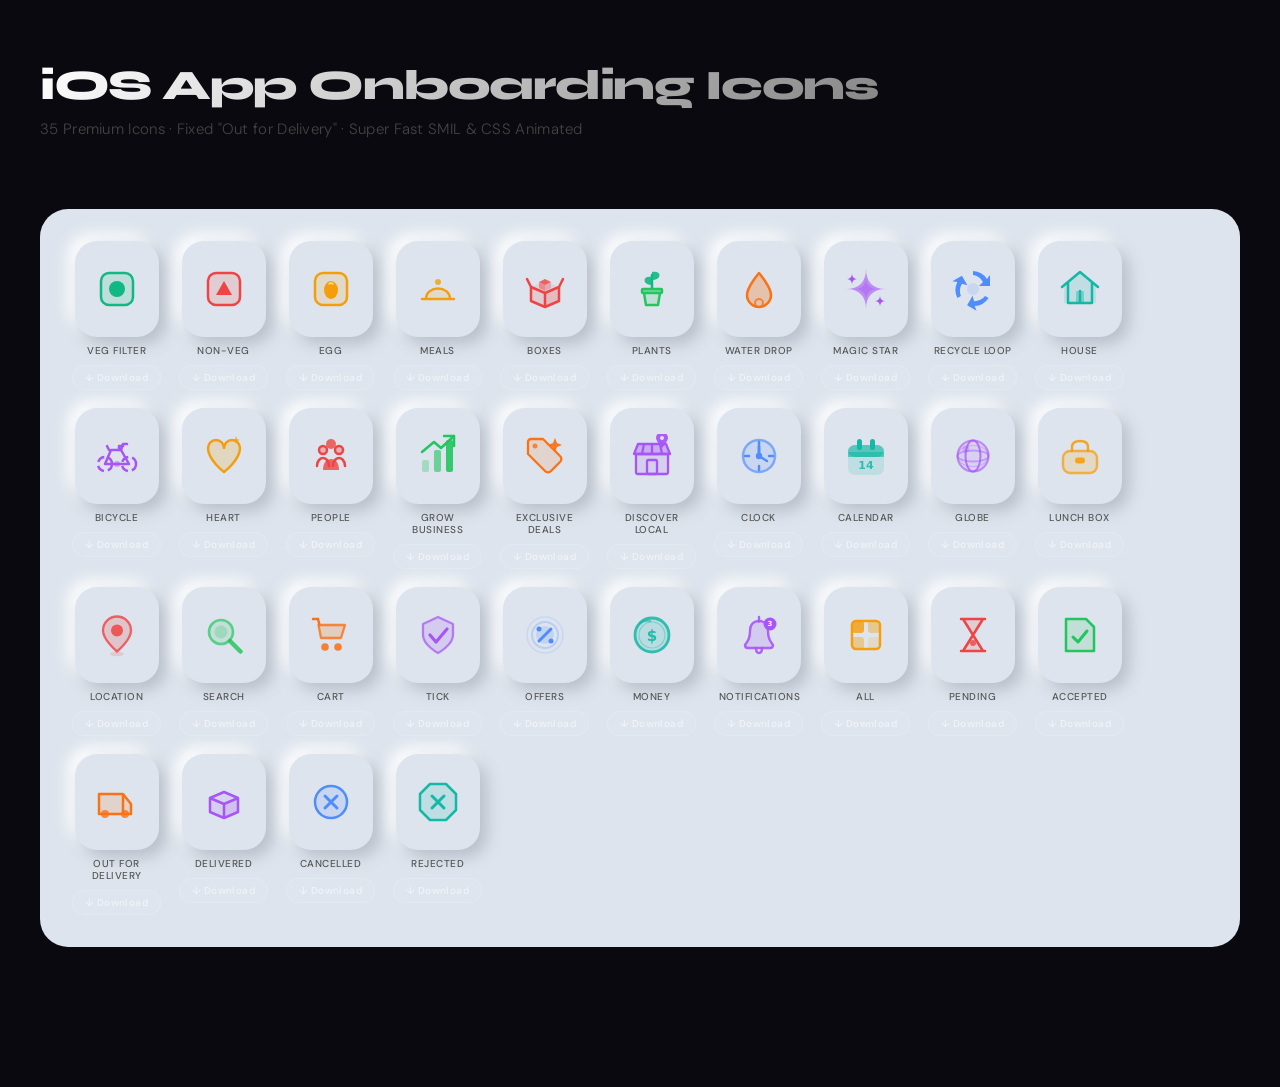
<file: index.html>
<!DOCTYPE html>
<html lang="en">
<head>
<meta charset="UTF-8">
<title>Premium iOS Onboarding Icons</title>
<link href="https://fonts.googleapis.com/css2?family=Syne:wght@400;700;800&family=DM+Sans:wght@300;400;500;600&display=swap" rel="stylesheet">
<style>
*, *::before, *::after { box-sizing: border-box; margin: 0; padding: 0; }
body { font-family: 'DM Sans', sans-serif; background: #09090f; color: #fff; padding: 60px 40px; min-height: 100vh; }
.page-title { font-family: 'Syne', sans-serif; font-size: 42px; font-weight: 800; letter-spacing: -1.5px; margin-bottom: 8px; background: linear-gradient(135deg,#fff 0%,#555 100%); -webkit-background-clip: text; -webkit-text-fill-color: transparent; }
.page-sub { color: #444; font-size: 15px; margin-bottom: 70px; font-weight: 300; letter-spacing: 0.3px; }
.section { margin-bottom: 80px; }
.section-label { font-family: 'Syne', sans-serif; font-size: 10px; font-weight: 700; letter-spacing: 5px; text-transform: uppercase; color: #333; margin-bottom: 6px; }
.section-title { font-family: 'Syne', sans-serif; font-size: 24px; font-weight: 800; margin-bottom: 24px; color: #fff; }
.icon-row { display: flex; flex-wrap: wrap; gap: 18px; align-items: flex-start; }
.icon-wrap { display: flex; flex-direction: column; align-items: center; gap: 8px; }
.icon-wrap span { font-size: 10px; font-weight: 500; letter-spacing: 0.5px; color: #555; text-transform: uppercase; text-align: center; max-width: 80px; line-height: 1.2; }
.ico { width: 44px; height: 44px; display: block; }

/* Tooltip & Download Button Styles */
.dl-wrap { position: relative; display: flex; justify-content: center; }
.dl-btn { padding: 5px 12px; border-radius: 20px; border: 1px solid rgba(255,255,255,0.14); background: rgba(255,255,255,0.06); color: rgba(255,255,255,0.5); font-size: 10px; font-weight: 600; letter-spacing: 0.4px; cursor: pointer; transition: all 0.2s ease; font-family: 'DM Sans', sans-serif; }
.dl-btn:hover, .dl-btn.active { background: rgba(79,141,253,0.22); border-color: rgba(79,141,253,0.5); color: #8bbfff; transform: translateY(-1px); }
.dl-btn.done { background: rgba(34,197,94,0.18); border-color: rgba(34,197,94,0.45); color: #4ade80; }
.dl-panel { position: fixed; background: #15151e; border: 1px solid rgba(255,255,255,0.12); border-radius: 12px; padding: 12px; display: flex; flex-direction: column; gap: 10px; opacity: 0; visibility: hidden; transform: translateY(6px); transition: opacity 0.25s cubic-bezier(0.34, 1.56, 0.64, 1), transform 0.25s cubic-bezier(0.34, 1.56, 0.64, 1), visibility 0.25s; box-shadow: 0 12px 30px rgba(0,0,0,0.6); z-index: 9999; min-width: 145px; }
.dl-panel.show { opacity: 1; visibility: visible; transform: translateY(0); }
.dl-row { display: flex; justify-content: space-between; align-items: center; gap: 12px; }
.dl-row label { font-size: 9px; color: #888; text-transform: uppercase; font-weight: 700; }
.dl-row select { background: rgba(255,255,255,0.06); color: #fff; border: 1px solid rgba(255,255,255,0.15); border-radius: 6px; padding: 4px; font-size: 10px; cursor: pointer; }
.dl-action { background: #4f8dfd; color: #fff; border: none; border-radius: 6px; padding: 7px; font-size: 11px; font-weight: 600; cursor: pointer; }
.dl-preview { display: flex; justify-content: center; align-items: center; background: rgba(255,255,255,0.04); border-radius: 10px; padding: 14px; margin-bottom: 2px; transition: background 0.2s ease; }
.preview-svg { width: 52px; height: 52px; stroke-width: 2; stroke-linecap: round; stroke-linejoin: round; fill: none; transition: color 0.2s ease; }
.dl-row.color-row { flex-direction: column; align-items: flex-start; gap: 6px; }
.color-swatches { display: flex; flex-wrap: wrap; gap: 5px; }
.color-swatch { width: 18px; height: 18px; border-radius: 50%; cursor: pointer; border: 2px solid transparent; transition: transform 0.15s ease, border-color 0.15s ease; flex-shrink: 0; }
.color-swatch[data-hex="#FFFFFF"] { border-color: rgba(255,255,255,0.3); }
.color-swatch:hover { transform: scale(1.2); }
.color-swatch.selected { border-color: #fff; transform: scale(1.15); box-shadow: 0 0 0 1px rgba(255,255,255,0.3); }

/* Style Backgrounds */
.glass-bg { padding: 32px; border-radius: 28px; background: linear-gradient(135deg,#0c0c18,#0a1020); position: relative; overflow: hidden; }
.glass-card { width:84px; height:96px; border-radius:22px; display:flex; align-items:center; justify-content:center; cursor:pointer; background:rgba(255,255,255,0.05); backdrop-filter:blur(20px); border:1px solid rgba(255,255,255,0.1); transition: 0.3s; }
.glass-card:hover { transform:translateY(-7px); background:rgba(255,255,255,0.1); border-color:rgba(255,255,255,0.3); }
.neo-bg { padding:32px; border-radius:28px; background:#dde4ed; }
.neo-card { width:84px; height:96px; border-radius:22px; display:flex; align-items:center; justify-content:center; cursor:pointer; background:#dde4ed; box-shadow:7px 7px 16px #b8bec8,-7px -7px 16px #ffffff; transition: 0.2s; }
.neo-card:hover { transform:scale(0.97); box-shadow:4px 4px 10px #b8bec8,-4px -4px 10px #ffffff; }
.holo-bg { padding:32px; border-radius:28px; background:#060610; }
.holo-card { width:84px; height:96px; border-radius:22px; display:flex; align-items:center; justify-content:center; cursor:pointer; position:relative; background:rgba(255,255,255,0.03); overflow:hidden; transition: 0.4s; }
.holo-card::before { content:''; position:absolute; inset:0; padding:1px; background:linear-gradient(135deg,#ff6ec4,#7873f5,#4adede,#ff6ec4); background-size:400%; animation: holoShift 1.5s linear infinite; -webkit-mask:linear-gradient(#fff 0 0) content-box,linear-gradient(#fff 0 0); -webkit-mask-composite:xor; }
@keyframes holoShift { 0%{background-position:0% 50%} 100%{background-position:100% 50%} }
.holo-card:hover { transform:translateY(-7px); box-shadow:0 15px 30px rgba(120,115,245,0.3); }
.aurora-bg { padding:32px; border-radius:28px; background:#06060e; }
.aurora-card { width:84px; height:96px; border-radius:24px; display:flex; align-items:center; justify-content:center; cursor:pointer; transition: 0.35s cubic-bezier(0.34,1.56,0.64,1); }
.aurora-card.blue { background:linear-gradient(145deg,#2563eb,#60a5fa); }
.aurora-card.teal { background:linear-gradient(145deg,#0d9488,#5eead4); }
.aurora-card.purple { background:linear-gradient(145deg,#7c3aed,#c084fc); }
.aurora-card.orange { background:linear-gradient(145deg,#d97706,#fbbf24); }
.aurora-card.green { background:linear-gradient(145deg,#16a34a,#4ade80); }
.aurora-card:hover { transform:translateY(-8px); filter: brightness(1.1); }
.clay-bg { padding:32px; border-radius:28px; background:#f0f4f8; }
.clay-card { width:84px; height:96px; border-radius:24px; display:flex; align-items:center; justify-content:center; cursor:pointer; transition: 0.3s; }
.clay-card.blue { background:#4F8DFD; box-shadow:0 8px 0 #2250cc, 0 12px 20px rgba(79,141,253,0.3); }
.clay-card.teal { background:#14B8A6; box-shadow:0 8px 0 #0a7a6e, 0 12px 20px rgba(20,184,166,0.3); }
.clay-card.purple { background:#A855F7; box-shadow:0 8px 0 #6b1aad, 0 12px 20px rgba(168,85,247,0.3); }
.clay-card.orange { background:#F59E0B; box-shadow:0 8px 0 #b36a00, 0 12px 20px rgba(245,158,11,0.3); }
.clay-card.green { background:#22C55E; box-shadow:0 8px 0 #0f6e34, 0 12px 20px rgba(34,197,94,0.3); }
.clay-card:hover { transform:translateY(-4px); }

/* Animation Keyframes */
@keyframes popDot { 0%, 100% { transform: scale(1); } 50% { transform: scale(1.3); } }
@keyframes boxSqueeze { 0%, 100% { transform: scale(1); } 50% { transform: scale(0.92); } }
@keyframes triJump { 0%, 100% { transform: translateY(0) scale(1); } 50% { transform: translateY(-4px) scale(1.1); } }
@keyframes eggWobble { 0%, 100% { transform: rotate(0) scale(1); } 25% { transform: rotate(10deg) scale(1.1); } 75% { transform: rotate(-10deg) scale(1.1); } }
@keyframes domeLift { 0%, 100% { transform: translateY(0); } 50% { transform: translateY(-4px); } }
@keyframes steamRise { 0%, 100% { transform: translateY(2px); opacity: 0; } 50% { transform: translateY(-2px); opacity: 0.8; } }
@keyframes boxBounce { 0%, 100% { transform: translateY(0); } 50% { transform: translateY(-3px); } }
@keyframes itemPop { 0%, 100% { transform: translateY(0); } 50% { transform: translateY(-6px); } }
@keyframes flapL { 0%, 100% { transform: rotate(0deg); } 50% { transform: rotate(-15deg); } }
@keyframes flapR { 0%, 100% { transform: rotate(0deg); } 50% { transform: rotate(15deg); } }
@keyframes plantSway { 0%, 100% { transform: rotate(0); } 30% { transform: rotate(3deg); } 70% { transform: rotate(-2deg); } }
@keyframes leafGrow { 0%, 100% { transform: scale(1); } 50% { transform: scale(1.1); } }
@keyframes magicBreathe { 0%, 100% { transform: scale(1); } 50% { transform: scale(1.15); } }
@keyframes sparkleTwinkle { 0%, 100% { transform: scale(0) rotate(-15deg); opacity: 0; } 50% { transform: scale(1) rotate(15deg); opacity: 1; } }
@keyframes recycleRotate { to { transform: rotate(360deg); } }
@keyframes arrowPulse { 0%, 100% { opacity: 0.9; transform: scale(1); } 50% { opacity: 0.3; transform: scale(0.95); } }
@keyframes dropFall { 0% {transform:translateY(-5px) scaleY(1.1); opacity:0} 30% {transform:translateY(0) scaleY(1); opacity:1} 50% {transform:scaleY(0.8) translateY(2px)} 70% {transform:scaleY(1.05) translateY(-1px)} 100% {transform:scaleY(1) translateY(0); opacity:1} }
@keyframes rippleOut { 0% {r:4; opacity:0.8} 100% {r:14; opacity:0} }
@keyframes roofBounce { 0%,100% {transform:translateY(0)} 50% {transform:translateY(-3px)} }
@keyframes doorGlow { 0%,100% {opacity:0.4} 50% {opacity:1} }
@keyframes spinWheel { to {transform:rotate(360deg)} }
@keyframes bikeBob { 0%,100% {transform:translateY(0)} 50% {transform:translateY(-2px)} }
@keyframes heartBeat { 0%,100% {transform:scale(1)} 15% {transform:scale(1.15)} 30% {transform:scale(1)} 45% {transform:scale(1.15)} 60% {transform:scale(1)} }
@keyframes sparkleFloat { 0%,100% {transform:translateY(0) scale(0.8); opacity:0.5} 50% {transform:translateY(-5px) scale(1.2); opacity:1} }
@keyframes popUp { 0%,100% {transform:translateY(0)} 50% {transform:translateY(-4px)} }
@keyframes barGrow { 0%, 100% { transform: scaleY(1); } 50% { transform: scaleY(1.4); } }
@keyframes swing { 0%, 100% { transform: rotate(0); } 50% { transform: rotate(15deg); } }
@keyframes bounce { 0%, 100% { transform: translateY(0); } 50% { transform: translateY(-5px); } }
@keyframes pinBounceOld { 0%{transform:translateY(0) scaleY(1)} 25%{transform:translateY(-10px) scaleY(1.05)} 50%{transform:translateY(0) scaleY(0.92)} 70%{transform:translateY(-5px)} 85%{transform:translateY(0) scaleY(0.96)} 100%{transform:translateY(0) scaleY(1)} }
@keyframes pinShadow { 0%,100% {transform:scale(1); opacity:0.3} 40% {transform:scale(0.6); opacity:0.1} 60% {transform:scale(1.1); opacity:0.4} }
@keyframes pinJump { 0%,100% {transform:translateY(0) scaleY(1)} 40% {transform:translateY(-8px) scaleY(1.05)} 60% {transform:translateY(2px) scaleY(0.9)} }
@keyframes clockSpin { to { transform:rotate(360deg); } }
@keyframes cartWobble { 0%{transform:translateX(0)} 20%{transform:translateX(4px)} 40%{transform:translateX(-3px)} 60%{transform:translateX(3px)} 80%{transform:translateX(-2px)} 100%{transform:translateX(0)} }
@keyframes wheelSpin { to { transform:rotate(360deg); } }
@keyframes tickDraw { from{stroke-dashoffset:42;opacity:0.3} to{stroke-dashoffset:0;opacity:1} }
@keyframes shieldPulse { 0%,100%{opacity:0.17} 50%{opacity:0.35} }
@keyframes globeSpin { to { transform:rotateY(360deg); } }
@keyframes calBodyShake { 0%{transform:rotate(0)} 15%{transform:rotate(-3deg)} 35%{transform:rotate(3deg)} 55%{transform:rotate(-2deg)} 75%{transform:rotate(1deg)} 100%{transform:rotate(0)} }
@keyframes calRingL { 0%{transform:rotate(0) translateY(0)} 20%{transform:rotate(-12deg) translateY(-4px)} 50%{transform:rotate(6deg) translateY(-2px)} 75%{transform:rotate(-4deg) translateY(-3px)} 100%{transform:rotate(0) translateY(0)} }
@keyframes calRingR { 0%{transform:rotate(0) translateY(0)} 20%{transform:rotate(12deg) translateY(-4px)} 50%{transform:rotate(-6deg) translateY(-2px)} 75%{transform:rotate(4deg) translateY(-3px)} 100%{transform:rotate(0) translateY(0)} }
@keyframes lidPop { 0%{transform:translateY(0)} 35%{transform:translateY(-8px)} 65%{transform:translateY(-6px)} 100%{transform:translateY(0)} }
@keyframes pctWiggle { 0%, 100% { transform: scale(1) rotate(0deg); opacity: 0.95; } 20% { transform: scale(1.15) rotate(8deg); opacity: 1; } 50% { transform: scale(0.92) rotate(-5deg); opacity: 0.8; } 80% { transform: scale(1.08) rotate(3deg); opacity: 1; } }
@keyframes coinBob { 0%,100% { transform: translateY(0) rotate(0deg); } 40% { transform: translateY(-5px) rotate(4deg); } 70% { transform: translateY(-3px) rotate(-2deg); } }
@keyframes searchShake { 0%{transform:rotate(0)} 15%{transform:rotate(-8deg)} 35%{transform:rotate(7deg)} 55%{transform:rotate(-5deg)} 75%{transform:rotate(3deg)} 100%{transform:rotate(0)} }
@keyframes bellShake { 0% { transform: rotate(0deg); } 8% { transform: rotate(-14deg); } 20% { transform: rotate(16deg); } 32% { transform: rotate(-12deg); } 44% { transform: rotate(10deg); } 56% { transform: rotate(-8deg); } 68% { transform: rotate(5deg); } 80% { transform: rotate(-2deg); } 100% { transform: rotate(0deg); } }

/* NEW ANIMATIONS */
@keyframes gridBreathe { 0%, 100% { transform: scale(1); opacity: 0.8; } 50% { transform: scale(1.1); opacity: 1; } }
@keyframes sandFlip { to { transform: rotate(180deg); } }
@keyframes crossRotate { to { transform: rotate(90deg); } }
@keyframes vanSlide { 0%, 100% { transform: translateX(0); } 50% { transform: translateX(4px); } }

/* Hover states */
.card-veg:hover .veg-dot { animation: popDot 0.3s ease-in-out infinite; transform-origin: 22px 22px; }
.card-veg:hover .veg-group { animation: boxSqueeze 0.3s ease-in-out infinite; transform-origin: 22px 22px; }
.card-nonveg:hover .nv-tri { animation: triJump 0.3s ease-in-out infinite; transform-origin: 22px 20px; }
.card-nonveg:hover .nv-group { animation: boxSqueeze 0.3s ease-in-out infinite; transform-origin: 22px 22px; }
.card-egg:hover .egg-inner { animation: eggWobble 0.4s ease-in-out infinite; transform-origin: 22px 23px; }
.card-egg:hover .egg-group { animation: boxSqueeze 0.4s ease-in-out infinite; transform-origin: 22px 22px; }
.card-meals:hover .meal-dome { animation: domeLift 0.8s ease-in-out infinite; }
.card-meals:hover .meal-steam { animation: steamRise 0.8s ease-in-out infinite; }
.card-boxes:hover .box-group { animation: boxBounce 0.6s ease-in-out infinite; }
.card-boxes:hover .box-item { animation: itemPop 0.6s ease-in-out infinite; }
.card-boxes:hover .box-flap-l { animation: flapL 0.6s ease-in-out infinite; transform-origin: 8px 20px; }
.card-boxes:hover .box-flap-r { animation: flapR 0.6s ease-in-out infinite; transform-origin: 36px 20px; }
.card-plants:hover .plant-group { animation: plantSway 0.8s ease-in-out infinite; transform-origin: 22px 26px; }
.card-plants:hover .plant-leaf-l { animation: leafGrow 0.8s ease-in-out infinite; transform-origin: 22px 18px; }
.card-plants:hover .plant-leaf-r { animation: leafGrow 0.8s ease-in-out infinite 0.15s; transform-origin: 22px 13px; }
.card-star:hover .star-main { animation: magicBreathe 0.6s ease-in-out infinite; transform-origin: 22px 22px; }
.card-star:hover .star-inner { animation: magicBreathe 0.6s ease-in-out infinite reverse; transform-origin: 22px 22px; }
.card-star:hover .s1 { animation: sparkleTwinkle 0.6s ease-in-out infinite 0.1s; transform-origin: 8px 12px; }
.card-star:hover .s2 { animation: sparkleTwinkle 0.6s ease-in-out infinite 0.3s; transform-origin: 36px 34px; }
.card-recycle:hover .recycle-group { animation: recycleRotate 1.2s linear infinite; transform-origin: 22px 22px; }
.card-recycle:hover .rec-1 { animation: arrowPulse 0.5s ease infinite; transform-origin: 22px 22px; }
.card-recycle:hover .rec-2 { animation: arrowPulse 0.5s ease infinite 0.15s; transform-origin: 22px 22px; }
.card-recycle:hover .rec-3 { animation: arrowPulse 0.5s ease infinite 0.3s; transform-origin: 22px 22px; }
.card-drop:hover .drop-shape { animation: dropFall 0.6s ease infinite; transform-origin: bottom; }
.card-drop:hover .drop-ripple { animation: rippleOut 0.6s ease-out infinite; }
.card-house:hover .house-roof { animation: roofBounce 0.3s ease infinite; }
.card-house:hover .house-door { animation: doorGlow 0.5s ease infinite; }
.card-bike:hover .bike-wheel { animation: spinWheel 0.3s linear infinite; transform-origin: center; }
.card-bike:hover .bike-w1 { transform-origin: 10px 30px; }
.card-bike:hover .bike-w2 { transform-origin: 34px 30px; }
.card-bike:hover .bike-frame { animation: bikeBob 0.2s ease-in-out infinite; }
.card-heart:hover .heart-shape { animation: heartBeat 0.5s infinite; transform-origin: center; }
.card-heart:hover .heart-sparkle { animation: sparkleFloat 0.5s infinite; }
.card-people:hover .person-1 { animation: popUp 0.4s ease infinite; }
.card-people:hover .person-2 { animation: popUp 0.4s ease infinite 0.1s; }
.card-people:hover .person-3 { animation: popUp 0.4s ease infinite 0.2s; }
.card-grow:hover .grow-b1 { animation: barGrow 0.3s ease infinite; transform-origin: bottom; }
.card-grow:hover .grow-b2 { animation: barGrow 0.3s ease infinite 0.05s; transform-origin: bottom; }
.card-grow:hover .grow-b3 { animation: barGrow 0.3s ease infinite 0.1s; transform-origin: bottom; }
.card-deals:hover .deals-tag { animation: swing 0.4s ease-in-out infinite; transform-origin: 20px 5px; }
.card-local:hover .local-pin { animation: bounce 0.3s ease infinite; }
.card-location:hover .ico { animation:pinBounceOld 0.4s ease forwards; }
.card-mappin:hover .pin-body { animation: pinJump 0.5s ease infinite; transform-origin: bottom; }
.card-mappin:hover .pin-shadow { animation: pinShadow 0.5s ease infinite; transform-origin: center; }
.card-clock:hover .clock-hand { animation:clockSpin 0.5s linear infinite; transform-origin:22px 22px; }
.card-cart:hover .ico { animation:cartWobble 0.3s ease forwards; }
.card-cart:hover .cart-wl { animation:wheelSpin 0.3s linear infinite; transform-origin:16px 34px; }
.card-cart:hover .cart-wr { animation:wheelSpin 0.3s linear infinite; transform-origin:29px 34px; }
.card-tick:hover .tick-check { animation:tickDraw 0.25s ease forwards; stroke-dasharray:42; stroke-dashoffset:42; }
.card-tick:hover .tick-shield { animation:shieldPulse 0.4s ease infinite; }
.card-globe:hover .ico { animation:globeSpin 0.8s linear infinite; transform-origin: center; }
.card-calendar:hover .ico { animation:calBodyShake 0.25s ease forwards; transform-origin: center; }
.card-calendar:hover .cal-ring-l { animation:calRingL 0.25s ease forwards; transform-origin:15px 9px; }
.card-calendar:hover .cal-ring-r { animation:calRingR 0.25s ease forwards; transform-origin:29px 9px; }
.card-lunchbox:hover .lunchbox-lid { animation:lidPop 0.35s ease infinite; }
.card-offers:hover .offers-pct { animation: pctWiggle 0.3s ease infinite; transform-origin: 22px 22px; }
.card-money:hover .ico { animation: coinBob 0.35s cubic-bezier(0.34,1.56,0.64,1) forwards; }
.card-search:hover .ico { animation:searchShake 0.3s ease forwards; transform-origin: center; }
.card-notif:hover .notif-bell-group { animation: bellShake 0.6s cubic-bezier(0.36, 0.07, 0.19, 0.97) infinite; transform-origin: 22px 8px; }

/* NEW HOVERS */
.card-all:hover .ico { animation: gridBreathe 0.6s ease infinite; transform-origin: center; }
.card-pending:hover .ico { animation: sandFlip 1s ease-in-out infinite; transform-origin: center; }
.card-accepted:hover .ico { animation: popDot 0.4s ease-in-out infinite; transform-origin: center; }
.card-out:hover .deliv-group { animation: vanSlide 0.4s ease infinite; }
.card-delivered:hover .deliv-group { animation: popUp 0.4s ease infinite; }
.card-cancelled:hover .ico { animation: crossRotate 0.5s linear infinite; transform-origin: center; }
.card-rejected:hover .ico { animation: boxSqueeze 0.3s ease infinite; transform-origin: center; }
</style>
</head>
<body>
<h1 class="page-title">iOS App Onboarding Icons</h1>
<p class="page-sub">35 Premium Icons · Fixed "Out for Delivery" · Super Fast SMIL & CSS Animated</p>
<div id="main-container"></div>
<script>
const BELL_BODY = `M22 8 C 17 8, 13 11, 13 18 C 13 25, 11 28, 8 32 Q 8 35, 11 35 L 33 35 Q 36 35, 36 32 C 33 28, 31 25, 31 18 C 31 11, 27 8, 22 8 Z`;
const BELL_CLAPPER = `M19 35 Q19 40 22 40 Q25 40 25 35`;
const BELL_STEM    = `M22 4 L22 8.5`;

const ICONS = [
  { name: 'Veg Filter', cardClass: 'card-veg', svgInner: `<g class="veg-group"><rect x="6" y="6" width="32" height="32" rx="8" fill="#10b981" opacity="0.15"/><rect x="6" y="6" width="32" height="32" rx="8" fill="none" stroke="#10b981" stroke-width="2.5"/><circle class="veg-dot" cx="22" cy="22" r="8" fill="#10b981"/></g>`, smil: (c) => `<svg xmlns="http://www.w3.org/2000/svg" viewBox="0 0 44 44"><g><animateTransform attributeName="transform" type="translate" values="0,0;1.76,1.76;0,0" dur="0.3s" repeatCount="indefinite" additive="sum"/><animateTransform attributeName="transform" type="scale" values="1;0.92;1" dur="0.3s" repeatCount="indefinite" additive="sum"/><rect x="6" y="6" width="32" height="32" rx="8" fill="#10b981" opacity="0.15"/><rect x="6" y="6" width="32" height="32" rx="8" fill="none" stroke="#10b981" stroke-width="2.5"/><circle cx="22" cy="22" r="8" fill="#10b981"><animate attributeName="r" values="8;10.4;8" dur="0.3s" repeatCount="indefinite"/></circle></g></svg>` },
  { name: 'Non-Veg', cardClass: 'card-nonveg', svgInner: `<g class="nv-group"><rect x="6" y="6" width="32" height="32" rx="8" fill="#ef4444" opacity="0.15"/><rect x="6" y="6" width="32" height="32" rx="8" fill="none" stroke="#ef4444" stroke-width="2.5"/><path class="nv-tri" d="M 22 14 L 30 28 H 14 Z" fill="#ef4444"/></g>`, smil: (c) => `<svg xmlns="http://www.w3.org/2000/svg" viewBox="0 0 44 44"><g><animateTransform attributeName="transform" type="translate" values="0,0;1.76,1.76;0,0" dur="0.3s" repeatCount="indefinite" additive="sum"/><animateTransform attributeName="transform" type="scale" values="1;0.92;1" dur="0.3s" repeatCount="indefinite" additive="sum"/><rect x="6" y="6" width="32" height="32" rx="8" fill="#ef4444" opacity="0.15"/><rect x="6" y="6" width="32" height="32" rx="8" fill="none" stroke="#ef4444" stroke-width="2.5"/><path d="M 22 14 L 30 28 H 14 Z" fill="#ef4444"><animateTransform attributeName="transform" type="translate" values="0,0;0,-4;0,0" dur="0.3s" repeatCount="indefinite" additive="sum"/><animateTransform attributeName="transform" type="scale" values="1;1.1;1" dur="0.3s" repeatCount="indefinite" additive="sum"/></path></g></svg>` },
  { name: 'Egg', cardClass: 'card-egg', svgInner: `<g class="egg-group"><rect x="6" y="6" width="32" height="32" rx="8" fill="#f59e0b" opacity="0.15"/><rect x="6" y="6" width="32" height="32" rx="8" fill="none" stroke="#f59e0b" stroke-width="2.5"/><g class="egg-inner"><ellipse cx="22" cy="23" rx="7" ry="9" fill="#f59e0b"/><path d="M 20 17 A 3 3 0 0 1 24 17" fill="none" stroke="#fff" stroke-width="1.5" stroke-linecap="round" opacity="0.6"/></g></g>`, smil: (c) => `<svg xmlns="http://www.w3.org/2000/svg" viewBox="0 0 44 44"><g><animateTransform attributeName="transform" type="translate" values="0,0;1.76,1.76;0,0" dur="0.4s" repeatCount="indefinite" additive="sum"/><animateTransform attributeName="transform" type="scale" values="1;0.92;1" dur="0.4s" repeatCount="indefinite" additive="sum"/><rect x="6" y="6" width="32" height="32" rx="8" fill="#f59e0b" opacity="0.15"/><rect x="6" y="6" width="32" height="32" rx="8" fill="none" stroke="#f59e0b" stroke-width="2.5"/><g><animateTransform attributeName="transform" type="rotate" values="0 22 23;10 22 23;-10 22 23;0 22 23" keyTimes="0;0.25;0.75;1" dur="0.4s" repeatCount="indefinite" additive="sum"/><ellipse cx="22" cy="23" rx="7" ry="9" fill="#f59e0b"/><path d="M 20 17 A 3 3 0 0 1 24 17" fill="none" stroke="#fff" stroke-width="1.5" stroke-linecap="round" opacity="0.6"/></g></g></svg>` },
  { name: 'Meals', cardClass: 'card-meals', svgInner: `<g class="meal-steam" opacity="0"><path d="M 18 20 C 16 16 20 14 18 10 M 26 20 C 24 16 28 14 26 10" fill="none" stroke="currentColor" stroke-width="2" stroke-linecap="round"/></g><g class="meal-dome"><path d="M 10 32 C 10 18 34 18 34 32" fill="currentColor" opacity="0.15"/><path d="M 10 32 C 10 18 34 18 34 32" fill="none" stroke="currentColor" stroke-width="2.5" stroke-linejoin="round"/><circle cx="22" cy="15" r="3" fill="currentColor" opacity="0.8"/></g><path d="M 6 32 L 38 32" stroke="currentColor" stroke-width="2.5" stroke-linecap="round"/>`, smil: (c) => `<svg xmlns="http://www.w3.org/2000/svg" viewBox="0 0 44 44"><g opacity="0"><animate attributeName="opacity" values="0;0.8;0" dur="0.8s" repeatCount="indefinite"/><animateTransform attributeName="transform" type="translate" values="0,2;0,-2;0,2" dur="0.8s" repeatCount="indefinite"/><path d="M 18 20 C 16 16 20 14 18 10 M 26 20 C 24 16 28 14 26 10" fill="none" stroke="${c}" stroke-width="2" stroke-linecap="round"/></g><g><animateTransform attributeName="transform" type="translate" values="0,0;0,-4;0,0" dur="0.8s" repeatCount="indefinite"/><path d="M 10 32 C 10 18 34 18 34 32" fill="${c}" opacity="0.15"/><path d="M 10 32 C 10 18 34 18 34 32" fill="none" stroke="${c}" stroke-width="2.5" stroke-linejoin="round"/><circle cx="22" cy="15" r="3" fill="${c}" opacity="0.8"/></g><path d="M 6 32 L 38 32" stroke="${c}" stroke-width="2.5" stroke-linecap="round"/></svg>` },
  { name: 'Boxes', cardClass: 'card-boxes', svgInner: `<g class="box-group"><path class="box-flap-l" d="M 8 20 L 4 12" stroke="currentColor" stroke-width="2.5" stroke-linecap="round"/><path class="box-flap-r" d="M 36 20 L 40 12" stroke="currentColor" stroke-width="2.5" stroke-linecap="round"/><path d="M 8 20 L 22 14 L 36 20 L 22 26 Z" fill="currentColor" opacity="0.1"/><g class="box-item"><path d="M 16 15 L 22 12 L 28 15 L 22 18 Z" fill="currentColor" opacity="0.8"/><path d="M 16 15 L 22 18 V 24 L 16 21 Z" fill="currentColor" opacity="0.5"/><path d="M 28 15 L 22 18 V 24 L 28 21 Z" fill="currentColor" opacity="0.3"/></g><path d="M 8 20 L 22 26 V 40 L 8 34 Z" fill="currentColor" opacity="0.15"/><path d="M 36 20 L 22 26 V 40 L 36 34 Z" fill="currentColor" opacity="0.25"/><path d="M 8 20 L 22 26 L 36 20 M 22 26 V 40 M 8 20 V 34 L 22 40 L 36 34 V 20" fill="none" stroke="currentColor" stroke-width="2.5" stroke-linejoin="round"/></g>`, smil: (c) => `<svg xmlns="http://www.w3.org/2000/svg" viewBox="0 0 44 44"><g><animateTransform attributeName="transform" type="translate" values="0,0;0,-3;0,0" dur="0.6s" repeatCount="indefinite"/><path d="M 8 20 L 4 12" stroke="${c}" stroke-width="2.5" stroke-linecap="round"><animateTransform attributeName="transform" type="rotate" values="0 8 20;-15 8 20;0 8 20" dur="0.6s" repeatCount="indefinite"/></path><path d="M 36 20 L 40 12" stroke="${c}" stroke-width="2.5" stroke-linecap="round"><animateTransform attributeName="transform" type="rotate" values="0 36 20;15 36 20;0 36 20" dur="0.6s" repeatCount="indefinite"/></path><path d="M 8 20 L 22 14 L 36 20 L 22 26 Z" fill="${c}" opacity="0.1"/><g><animateTransform attributeName="transform" type="translate" values="0,0;0,-6;0,0" dur="0.6s" repeatCount="indefinite"/><path d="M 16 15 L 22 12 L 28 15 L 22 18 Z" fill="${c}" opacity="0.8"/><path d="M 16 15 L 22 18 V 24 L 16 21 Z" fill="${c}" opacity="0.5"/><path d="M 28 15 L 22 18 V 24 L 28 21 Z" fill="${c}" opacity="0.3"/></g><path d="M 8 20 L 22 26 V 40 L 8 34 Z" fill="${c}" opacity="0.15"/><path d="M 36 20 L 22 26 V 40 L 36 34 Z" fill="${c}" opacity="0.25"/><path d="M 8 20 L 22 26 L 36 20 M 22 26 V 40 M 8 20 V 34 L 22 40 L 36 34 V 20" fill="none" stroke="${c}" stroke-width="2.5" stroke-linejoin="round"/></g></svg>` },
  { name: 'Plants', cardClass: 'card-plants', svgInner: `<g class="plant-group"><path d="M 22 22 V 8" stroke="#10b981" stroke-width="2.5" stroke-linecap="round"/><path class="plant-leaf-l" d="M 22 18 C 12 18 12 8 22 10 Z" fill="#10b981" opacity="0.9"/><path class="plant-leaf-r" d="M 22 13 C 32 13 32 3 22 5 Z" fill="#10b981" opacity="0.9"/></g><g class="plant-pot"><path d="M 14 26 L 16 38 H 28 L 30 26 Z" fill="currentColor" opacity="0.15"/><rect x="12" y="22" width="20" height="4" rx="1" fill="currentColor" opacity="0.5"/><path d="M 14 26 L 16 38 H 28 L 30 26" fill="none" stroke="currentColor" stroke-width="2.5" stroke-linejoin="round"/><rect x="12" y="22" width="20" height="4" rx="1" fill="none" stroke="currentColor" stroke-width="2.5"/></g>`, smil: (c) => `<svg xmlns="http://www.w3.org/2000/svg" viewBox="0 0 44 44"><g><animateTransform attributeName="transform" type="rotate" values="0 22 26;3 22 26;-2 22 26;0 22 26" dur="0.8s" repeatCount="indefinite"/><path d="M 22 22 V 8" stroke="#10b981" stroke-width="2.5" stroke-linecap="round"/><path d="M 22 18 C 12 18 12 8 22 10 Z" fill="#10b981" opacity="0.9"><animateTransform attributeName="transform" type="scale" values="1;1.1;1" dur="0.8s" repeatCount="indefinite" additive="sum"/></path><path d="M 22 13 C 32 13 32 3 22 5 Z" fill="#10b981" opacity="0.9"><animateTransform attributeName="transform" type="scale" values="1;1.1;1" dur="0.8s" begin="0.1s" repeatCount="indefinite" additive="sum"/></path></g><g><path d="M 14 26 L 16 38 H 28 L 30 26 Z" fill="${c}" opacity="0.15"/><rect x="12" y="22" width="20" height="4" rx="1" fill="${c}" opacity="0.5"/><path d="M 14 26 L 16 38 H 28 L 30 26" fill="none" stroke="${c}" stroke-width="2.5" stroke-linejoin="round"/><rect x="12" y="22" width="20" height="4" rx="1" fill="none" stroke="${c}" stroke-width="2.5"/></g></svg>` },
  { name: 'Water Drop', cardClass: 'card-drop', svgInner: `<circle class="drop-ripple" cx="22" cy="36" r="4" fill="none" stroke="currentColor" stroke-width="2" opacity="0.8"/><path class="drop-shape" d="M22 6 C 22 6 10 20 10 28 A 12 12 0 0 0 34 28 C 34 20 22 6 22 6 Z" fill="currentColor" opacity="0.3"/><path class="drop-shape" d="M22 6 C 22 6 10 20 10 28 A 12 12 0 0 0 34 28 C 34 20 22 6 22 6 Z" fill="none" stroke="currentColor" stroke-width="2.5" stroke-linejoin="round"/>`, smil: (c) => `<svg xmlns="http://www.w3.org/2000/svg" viewBox="0 0 44 44"><circle cx="22" cy="36" r="4" fill="none" stroke="${c}" stroke-width="2"><animate attributeName="r" values="4;16" dur="0.6s" repeatCount="indefinite"/><animate attributeName="opacity" values="0.8;0" dur="0.6s" repeatCount="indefinite"/></circle><g><animateTransform attributeName="transform" type="translate" values="0,-5;0,0;0,2;0,-1;0,0" keyTimes="0;0.3;0.5;0.7;1" dur="0.6s" repeatCount="indefinite" additive="sum"/><path d="M22 6 C 22 6 10 20 10 28 A 12 12 0 0 0 34 28 C 34 20 22 6 22 6 Z" fill="${c}" opacity="0.3"/><path d="M22 6 C 22 6 10 20 10 28 A 12 12 0 0 0 34 28 C 34 20 22 6 22 6 Z" fill="none" stroke="${c}" stroke-width="2.5" stroke-linejoin="round"/></g></svg>` },
  { name: 'Magic Star', cardClass: 'card-star', svgInner: `<g class="star-group"><path class="star-main" d="M 22 2 C 22 15 15 22 2 22 C 15 22 22 29 22 42 C 22 29 29 22 42 22 C 29 22 22 15 22 2 Z" fill="currentColor" opacity="0.6"/><path class="star-inner" d="M 22 10 C 22 18 18 22 10 22 C 18 22 22 26 22 34 C 22 26 26 22 34 22 C 26 22 22 18 22 10 Z" fill="currentColor" opacity="0.4"/><path class="star-sparkle s1" d="M 8 6 C 8 10 10 12 14 12 C 10 12 8 14 8 18 C 8 14 6 12 2 12 C 6 12 8 10 8 6 Z" fill="currentColor"/><path class="star-sparkle s2" d="M 36 28 C 36 32 38 34 42 34 C 38 34 36 36 36 40 C 36 36 34 34 30 34 C 34 34 36 32 36 28 Z" fill="currentColor"/></g>`, smil: (c) => `<svg xmlns="http://www.w3.org/2000/svg" viewBox="0 0 44 44"><g><animateTransform attributeName="transform" type="scale" values="1;1.15;1" dur="0.6s" repeatCount="indefinite" additive="sum"/><animateTransform attributeName="transform" type="translate" values="0,0;-3,-3;0,0" dur="0.6s" repeatCount="indefinite" additive="sum"/><path d="M 22 2 C 22 15 15 22 2 22 C 15 22 22 29 22 42 C 22 29 29 22 42 22 C 29 22 22 15 22 2 Z" fill="${c}" opacity="0.6"/></g><g><animateTransform attributeName="transform" type="scale" values="1;0.85;1" dur="0.6s" repeatCount="indefinite" additive="sum"/><animateTransform attributeName="transform" type="translate" values="0,0;3,3;0,0" dur="0.6s" repeatCount="indefinite" additive="sum"/><path d="M 22 10 C 22 18 18 22 10 22 C 18 22 22 26 22 34 C 22 26 26 22 34 22 C 26 22 22 18 22 10 Z" fill="${c}" opacity="0.4"/></g></svg>` },
  { name: 'Recycle Loop', cardClass: 'card-recycle', svgInner: `<g class="recycle-group"><path class="rec-1" d="M 22 4 A 18 18 0 0 1 36 12 L 39 8 V 19 H 28 L 32 15 A 14 14 0 0 0 22 8 Z" fill="currentColor"/><path class="rec-2" d="M 22 4 A 18 18 0 0 1 36 12 L 39 8 V 19 H 28 L 32 15 A 14 14 0 0 0 22 8 Z" fill="currentColor" transform="rotate(120 22 22)"/><path class="rec-3" d="M 22 4 A 18 18 0 0 1 36 12 L 39 8 V 19 H 28 L 32 15 A 14 14 0 0 0 22 8 Z" fill="currentColor" transform="rotate(240 22 22)"/></g><circle cx="22" cy="22" r="6" fill="currentColor" opacity="0.15"/>`, smil: (c) => `<svg xmlns="http://www.w3.org/2000/svg" viewBox="0 0 44 44"><g><animateTransform attributeName="transform" type="rotate" from="0 22 22" to="360 22 22" dur="1.2s" repeatCount="indefinite"/><path d="M 22 4 A 18 18 0 0 1 36 12 L 39 8 V 19 H 28 L 32 15 A 14 14 0 0 0 22 8 Z" fill="${c}"><animate attributeName="opacity" values="0.9;0.3;0.9" dur="0.5s" repeatCount="indefinite"/></path><path d="M 22 4 A 18 18 0 0 1 36 12 L 39 8 V 19 H 28 L 32 15 A 14 14 0 0 0 22 8 Z" fill="${c}" transform="rotate(120 22 22)"><animate attributeName="opacity" values="0.9;0.3;0.9" dur="0.5s" begin="0.15s" repeatCount="indefinite"/></path><path d="M 22 4 A 18 18 0 0 1 36 12 L 39 8 V 19 H 28 L 32 15 A 14 14 0 0 0 22 8 Z" fill="${c}" transform="rotate(240 22 22)"><animate attributeName="opacity" values="0.9;0.3;0.9" dur="0.5s" begin="0.3s" repeatCount="indefinite"/></path></g><circle cx="22" cy="22" r="6" fill="${c}" opacity="0.15"/></svg>` },
  { name: 'House', cardClass: 'card-house', svgInner: `<path class="house-bg" d="M22 6 L6 18 V36 H38 V18 Z" fill="currentColor" opacity="0.15"/><path class="house-walls" d="M10 16 V36 H34 V16 M22 36 V24" fill="none" stroke="currentColor" stroke-width="2.5" stroke-linecap="round" stroke-linejoin="round"/><path class="house-roof" d="M4 20 L22 5 L40 20" fill="none" stroke="currentColor" stroke-width="2.5" stroke-linecap="round" stroke-linejoin="round"/><rect class="house-door" x="18" y="24" width="8" height="12" rx="1" fill="currentColor" opacity="0.4"/>`, smil: (c) => `<svg xmlns="http://www.w3.org/2000/svg" viewBox="0 0 44 44"><path d="M22 6 L6 18 V36 H38 V18 Z" fill="${c}" opacity="0.15"/><path d="M10 16 V36 H34 V16 M22 36 V24" fill="none" stroke="${c}" stroke-width="2.5" stroke-linecap="round" stroke-linejoin="round"/><path d="M4 20 L22 5 L40 20" fill="none" stroke="${c}" stroke-width="2.5" stroke-linecap="round" stroke-linejoin="round"><animateTransform attributeName="transform" type="translate" values="0,0;0,-3;0,0" dur="0.3s" repeatCount="indefinite"/></path><rect x="18" y="24" width="8" height="12" rx="1" fill="${c}" opacity="0.4"><animate attributeName="opacity" values="0.4;1;0.4" dur="0.5s" repeatCount="indefinite"/></rect></svg>` },
  { name: 'Bicycle', cardClass: 'card-bike', svgInner: `<circle class="bike-wheel bike-w1" cx="10" cy="30" r="7" fill="none" stroke="currentColor" stroke-width="2.5" stroke-dasharray="8 4"/><circle class="bike-wheel bike-w2" cx="34" cy="30" r="7" fill="none" stroke="currentColor" stroke-width="2.5" stroke-dasharray="8 4"/><g class="bike-frame"><path d="M10 30 L16 16 H26 L34 30 L22 30 Z" fill="none" stroke="currentColor" stroke-width="2.5" stroke-linejoin="round"/><path d="M14 16 L12 12 M26 16 L28 10 H32 M24 16 V12 H28" fill="none" stroke="currentColor" stroke-width="2.5" stroke-linecap="round" stroke-linejoin="round"/><circle cx="22" cy="30" r="3" fill="currentColor" opacity="0.5"/></g>`, smil: (c) => `<svg xmlns="http://www.w3.org/2000/svg" viewBox="0 0 44 44"><circle cx="10" cy="30" r="7" fill="none" stroke="${c}" stroke-width="2.5" stroke-dasharray="8 4"><animateTransform attributeName="transform" type="rotate" from="0 10 30" to="360 10 30" dur="0.3s" repeatCount="indefinite"/></circle><circle cx="34" cy="30" r="7" fill="none" stroke="${c}" stroke-width="2.5" stroke-dasharray="8 4"><animateTransform attributeName="transform" type="rotate" from="0 34 30" to="360 34 30" dur="0.3s" repeatCount="indefinite"/></circle><g><animateTransform attributeName="transform" type="translate" values="0,0;0,-2;0,0" dur="0.2s" repeatCount="indefinite"/><path d="M10 30 L16 16 H26 L34 30 L22 30 Z" fill="none" stroke="${c}" stroke-width="2.5" stroke-linejoin="round"/><path d="M14 16 L12 12 M26 16 L28 10 H32 M24 16 V12 H28" fill="none" stroke="${c}" stroke-width="2.5" stroke-linecap="round" stroke-linejoin="round"/><circle cx="22" cy="30" r="3" fill="${c}" opacity="0.5"/></g></svg>` },
  { name: 'Heart', cardClass: 'card-heart', svgInner: `<g class="heart-shape"><path d="M22 38 C22 38 6 26 6 14 A 8 8 0 0 1 22 14 A 8 8 0 0 1 38 14 C 38 26 22 38 22 38 Z" fill="currentColor" opacity="0.2"/><path d="M22 38 C22 38 6 26 6 14 A 8 8 0 0 1 22 14 A 8 8 0 0 1 38 14 C 38 26 22 38 22 38 Z" fill="none" stroke="currentColor" stroke-width="2.5" stroke-linecap="round" stroke-linejoin="round"/></g><path class="heart-sparkle" d="M34 10 L35 7 L38 6 L35 5 L34 2 L33 5 L30 6 L33 7 Z" fill="currentColor" opacity="0.8"/>`, smil: (c) => `<svg xmlns="http://www.w3.org/2000/svg" viewBox="0 0 44 44"><g><animateTransform attributeName="transform" type="scale" values="1;1.15;1;1.15;1" keyTimes="0;0.15;0.3;0.45;1" dur="0.5s" repeatCount="indefinite" additive="sum"/><animateTransform attributeName="transform" type="translate" values="0,0;-3,-3;0,0;-3,-3;0,0" keyTimes="0;0.15;0.3;0.45;1" dur="0.5s" repeatCount="indefinite" additive="sum"/><path d="M22 38 C22 38 6 26 6 14 A 8 8 0 0 1 22 14 A 8 8 0 0 1 38 14 C 38 26 22 38 22 38 Z" fill="${c}" opacity="0.2"/><path d="M22 38 C22 38 6 26 6 14 A 8 8 0 0 1 22 14 A 8 8 0 0 1 38 14 C 38 26 22 38 22 38 Z" fill="none" stroke="${c}" stroke-width="2.5" stroke-linecap="round" stroke-linejoin="round"/></g></svg>` },
  { name: 'People', cardClass: 'card-people', svgInner: `<g class="person-1"><circle cx="14" cy="16" r="4" fill="currentColor" opacity="0.3"/><circle cx="14" cy="16" r="4" fill="none" stroke="currentColor" stroke-width="2.5"/><path d="M8 32 C8 26 12 24 14 24 C16 24 20 26 20 32" fill="none" stroke="currentColor" stroke-width="2.5" stroke-linecap="round"/></g><g class="person-2"><circle cx="30" cy="16" r="4" fill="currentColor" opacity="0.3"/><circle cx="30" cy="16" r="4" fill="none" stroke="currentColor" stroke-width="2.5"/><path d="M24 32 C24 26 28 24 30 24 C32 24 36 26 36 32" fill="none" stroke="currentColor" stroke-width="2.5" stroke-linecap="round"/></g><g class="person-3"><circle cx="22" cy="10" r="5" fill="currentColor" opacity="0.8"/><path d="M14 36 C14 28 18 25 22 25 C26 25 30 28 30 36" fill="currentColor" opacity="0.8"/></g>`, smil: (c) => `<svg xmlns="http://www.w3.org/2000/svg" viewBox="0 0 44 44"><g><animateTransform attributeName="transform" type="translate" values="0,0;0,-4;0,0" dur="0.4s" repeatCount="indefinite"/><circle cx="14" cy="16" r="4" fill="${c}" opacity="0.3"/><circle cx="14" cy="16" r="4" fill="none" stroke="${c}" stroke-width="2.5"/><path d="M8 32 C8 26 12 24 14 24 C16 24 20 26 20 32" fill="none" stroke="${c}" stroke-width="2.5" stroke-linecap="round"/></g><g><animateTransform attributeName="transform" type="translate" values="0,0;0,-4;0,0" dur="0.4s" begin="0.1s" repeatCount="indefinite"/><circle cx="30" cy="16" r="4" fill="${c}" opacity="0.3"/><circle cx="30" cy="16" r="4" fill="none" stroke="${c}" stroke-width="2.5"/><path d="M24 32 C24 26 28 24 30 24 C32 24 36 26 36 32" fill="none" stroke="${c}" stroke-width="2.5" stroke-linecap="round"/></g><g><animateTransform attributeName="transform" type="translate" values="0,0;0,-4;0,0" dur="0.4s" begin="0.2s" repeatCount="indefinite"/><circle cx="22" cy="10" r="5" fill="${c}" opacity="0.8"/><path d="M14 36 C14 28 18 25 22 25 C26 25 30 28 30 36" fill="${c}" opacity="0.8"/></g></svg>` },
  { name: 'Grow Business', cardClass: 'card-grow', svgInner: `<rect class="grow-b1" x="6" y="26" width="7" height="12" rx="2" fill="currentColor" opacity="0.3"/><rect class="grow-b2" x="18" y="16" width="7" height="22" rx="2" fill="currentColor" opacity="0.6"/><rect class="grow-b3" x="30" y="6" width="7" height="32" rx="2" fill="currentColor" opacity="0.9"/><g class="grow-arr"><path d="M 6 18 L 18 8 L 25 14 L 38 2" fill="none" stroke="currentColor" stroke-width="2.5" stroke-linecap="round" stroke-linejoin="round"/><path d="M 28 2 L 38 2 L 38 12" fill="none" stroke="currentColor" stroke-width="2.5" stroke-linecap="round" stroke-linejoin="round"/></g>`, smil: (c) => `<svg xmlns="http://www.w3.org/2000/svg" viewBox="0 0 44 44"><rect x="6" y="26" width="7" height="12" rx="2" fill="${c}" opacity="0.3"><animate attributeName="height" values="12;16;12" dur="0.3s" repeatCount="indefinite"/><animate attributeName="y" values="26;22;26" dur="0.3s" repeatCount="indefinite"/></rect><rect x="18" y="16" width="7" height="22" rx="2" fill="${c}" opacity="0.6"><animate attributeName="height" values="22;26;22" dur="0.3s" begin="0.05s" repeatCount="indefinite"/><animate attributeName="y" values="16;12;16" dur="0.3s" begin="0.05s" repeatCount="indefinite"/></rect><rect x="30" y="6" width="7" height="32" rx="2" fill="${c}" opacity="0.9"><animate attributeName="height" values="32;36;32" dur="0.3s" begin="0.1s" repeatCount="indefinite"/><animate attributeName="y" values="6;2;6" dur="0.3s" begin="0.1s" repeatCount="indefinite"/></rect><g><animateTransform attributeName="transform" type="translate" values="0,0;3,-3;0,0" dur="0.3s" repeatCount="indefinite"/><path d="M 6 18 L 18 8 L 25 14 L 38 2" fill="none" stroke="${c}" stroke-width="2.5" stroke-linecap="round" stroke-linejoin="round"/><path d="M 28 2 L 38 2 L 38 12" fill="none" stroke="${c}" stroke-width="2.5" stroke-linecap="round" stroke-linejoin="round"/></g></svg>` },
  { name: 'Exclusive Deals', cardClass: 'card-deals', svgInner: `<g class="deals-tag"><path d="M 20 5 L 8 5 A 3 3 0 0 0 5 8 L 5 20 L 22 37 A 4 4 0 0 0 28 37 L 37 28 A 4 4 0 0 0 37 22 L 20 5 Z" fill="currentColor" opacity="0.15"/><path d="M 20 5 L 8 5 A 3 3 0 0 0 5 8 L 5 20 L 22 37 A 4 4 0 0 0 28 37 L 37 28 A 4 4 0 0 0 37 22 L 20 5 Z" fill="none" stroke="currentColor" stroke-width="2.3" stroke-linejoin="round"/><circle cx="12" cy="12" r="2.5" fill="currentColor" opacity="0.8"/></g><g class="deals-star" transform="translate(32,9)"><path d="M 0 -5 L 2 0 L 7 2 L 2 4 L 0 9 L -2 4 L -7 2 L -2 0 Z" fill="currentColor" opacity="0.95"/></g>`, smil: (c) => `<svg xmlns="http://www.w3.org/2000/svg" viewBox="0 0 44 44"><g><animateTransform attributeName="transform" type="rotate" values="0 12 12;-6 12 12;5 12 12;0 12 12" keyTimes="0;0.25;0.75;1" dur="0.4s" repeatCount="indefinite"/><path d="M 20 5 L 8 5 A 3 3 0 0 0 5 8 L 5 20 L 22 37 A 4 4 0 0 0 28 37 L 37 28 A 4 4 0 0 0 37 22 L 20 5 Z" fill="${c}" opacity="0.15"/><path d="M 20 5 L 8 5 A 3 3 0 0 0 5 8 L 5 20 L 22 37 A 4 4 0 0 0 28 37 L 37 28 A 4 4 0 0 0 37 22 L 20 5 Z" fill="none" stroke="${c}" stroke-width="2.3" stroke-linejoin="round"/><circle cx="12" cy="12" r="2.5" fill="${c}" opacity="0.8"/></g><g transform="translate(32,9)"><g><animateTransform attributeName="transform" type="scale" values="1;1.4;1" dur="0.4s" repeatCount="indefinite"/><g><animateTransform attributeName="transform" type="rotate" values="0;45;0" dur="0.4s" repeatCount="indefinite"/><path d="M 0 -5 L 2 0 L 7 2 L 2 4 L 0 9 L -2 4 L -7 2 L -2 0 Z" fill="${c}" opacity="0.95"/></g></g></g></svg>` },
  { name: 'Discover Local', cardClass: 'card-local', svgInner: `<path d="M 6 20 L 38 20 L 38 38 A 2 2 0 0 1 36 40 L 8 40 A 2 2 0 0 1 6 38 Z" fill="currentColor" opacity="0.15"/><path d="M 6 20 L 38 20 L 38 38 A 2 2 0 0 1 36 40 L 8 40 A 2 2 0 0 1 6 38 Z" fill="none" stroke="currentColor" stroke-width="2.3" stroke-linecap="round" stroke-linejoin="round"/><rect x="17" y="26" width="10" height="14" rx="1.5" fill="none" stroke="currentColor" stroke-width="2.3"/><g class="local-awning"><path d="M 4 20 L 8 10 H 36 L 40 20 Z" fill="currentColor" opacity="0.4"/><path d="M 4 20 L 8 10 H 36 L 40 20 Z" fill="none" stroke="currentColor" stroke-width="2.3" stroke-linejoin="round"/><path d="M 14 10 L 12 20 M 22 10 L 22 20 M 30 10 L 32 20" stroke="currentColor" stroke-width="2.3" stroke-linejoin="round"/></g><g class="local-pin"><path d="M 32 14 C 32 14 26 7 26 4 A 6 6 0 1 1 38 4 C 38 7 32 14 32 14 Z M 32 2 A 2 2 0 1 0 32 6 A 2 2 0 1 0 32 2 Z" fill="currentColor" fill-rule="evenodd" opacity="0.95"/></g>`, smil: (c) => `<svg xmlns="http://www.w3.org/2000/svg" viewBox="0 0 44 44"><path d="M 6 20 L 38 20 L 38 38 A 2 2 0 0 1 36 40 L 8 40 A 2 2 0 0 1 6 38 Z" fill="${c}" opacity="0.15"/><path d="M 6 20 L 38 20 L 38 38 A 2 2 0 0 1 36 40 L 8 40 A 2 2 0 0 1 6 38 Z" fill="none" stroke="${c}" stroke-width="2.3" stroke-linecap="round" stroke-linejoin="round"/><rect x="17" y="26" width="10" height="14" rx="1.5" fill="none" stroke="${c}" stroke-width="2.3"/><g><animateTransform attributeName="transform" type="translate" values="0,0;0,2;0,0" dur="0.4s" repeatCount="indefinite"/><path d="M 4 20 L 8 10 H 36 L 40 20 Z" fill="${c}" opacity="0.4"/><path d="M 4 20 L 8 10 H 36 L 40 20 Z" fill="none" stroke="${c}" stroke-width="2.3" stroke-linejoin="round"/><path d="M 14 10 L 12 20 M 22 10 L 22 20 M 30 10 L 32 20" stroke="${c}" stroke-width="2.3" stroke-linejoin="round"/></g><g><animateTransform attributeName="transform" type="translate" values="0,0;0,-6;0,-2;0,0" keyTimes="0;0.4;0.6;1" dur="0.4s" repeatCount="indefinite"/><path d="M 32 14 C 32 14 26 7 26 4 A 6 6 0 1 1 38 4 C 38 7 32 14 32 14 Z M 32 2 A 2 2 0 1 0 32 6 A 2 2 0 1 0 32 2 Z" fill="${c}" fill-rule="evenodd" opacity="0.95"/></g></svg>` },
  { name: 'Clock', cardClass: 'card-clock', svgInner: `<circle cx="22" cy="22" r="16" fill="currentColor" opacity="0.14"/><circle cx="22" cy="22" r="16" fill="none" stroke="currentColor" stroke-width="2.5" opacity="0.65"/><line x1="22" y1="8" x2="22" y2="12" stroke="currentColor" stroke-width="2.5" stroke-linecap="round"/><line x1="36" y1="22" x2="32" y2="22" stroke="currentColor" stroke-width="2.5" stroke-linecap="round"/><line x1="22" y1="36" x2="22" y2="32" stroke="currentColor" stroke-width="2.5" stroke-linecap="round"/><line x1="8" y1="22" x2="12" y2="22" stroke="currentColor" stroke-width="2.5" stroke-linecap="round"/><line x1="22" y1="22" x2="22" y2="13" stroke="currentColor" stroke-width="3" stroke-linecap="round"/><line class="clock-hand" x1="22" y1="22" x2="30" y2="27" stroke="currentColor" stroke-width="2.5" stroke-linecap="round"/><circle cx="22" cy="22" r="3.2" fill="currentColor"/>`, smil: (c) => `<svg xmlns="http://www.w3.org/2000/svg" viewBox="0 0 44 44"><circle cx="22" cy="22" r="16" fill="${c}" opacity="0.14"/><circle cx="22" cy="22" r="16" fill="none" stroke="${c}" stroke-width="2.5" opacity="0.65"/><line x1="22" y1="8" x2="22" y2="12" stroke="${c}" stroke-width="2.5" stroke-linecap="round"/><line x1="36" y1="22" x2="32" y2="22" stroke="${c}" stroke-width="2.5" stroke-linecap="round"/><line x1="22" y1="36" x2="22" y2="32" stroke="${c}" stroke-width="2.5" stroke-linecap="round"/><line x1="8" y1="22" x2="12" y2="22" stroke="${c}" stroke-width="2.5" stroke-linecap="round"/><line x1="22" y1="22" x2="22" y2="13" stroke="${c}" stroke-width="3" stroke-linecap="round"><animateTransform attributeName="transform" type="rotate" from="0 22 22" to="360 22 22" dur="6s" repeatCount="indefinite"/></line><line x1="22" y1="22" x2="30" y2="27" stroke="${c}" stroke-width="2.5" stroke-linecap="round"><animateTransform attributeName="transform" type="rotate" from="0 22 22" to="360 22 22" dur="0.5s" repeatCount="indefinite"/></line><circle cx="22" cy="22" r="3.2" fill="${c}"/></svg>` },
  { name: 'Calendar', cardClass: 'card-calendar', svgInner: `<rect x="4" y="11" width="36" height="30" rx="7" fill="currentColor" opacity="0.15"/><rect x="4" y="11" width="36" height="12" rx="7" fill="currentColor" opacity="0.6"/><rect x="4" y="18" width="36" height="5" fill="currentColor" opacity="0.6"/><rect class="cal-ring-l" x="13" y="5" width="5" height="11" rx="2.5" fill="currentColor"/><rect class="cal-ring-r" x="26" y="5" width="5" height="11" rx="2.5" fill="currentColor"/><text x="22" y="32" text-anchor="middle" dominant-baseline="middle" font-size="11" font-weight="800" fill="currentColor" opacity="0.85" font-family="system-ui,sans-serif">14</text>`, smil: (c) => `<svg xmlns="http://www.w3.org/2000/svg" viewBox="0 0 44 44"><rect x="4" y="11" width="36" height="30" rx="7" fill="${c}" opacity="0.15"/><rect x="4" y="11" width="36" height="12" rx="7" fill="${c}" opacity="0.6"/><rect x="4" y="18" width="36" height="5" fill="${c}" opacity="0.6"/><rect x="13" y="5" width="5" height="11" rx="2.5" fill="${c}"><animateTransform attributeName="transform" type="rotate" values="0 15 9;-12 15 9;6 15 9;-4 15 9;0 15 9" keyTimes="0;0.2;0.5;0.75;1" dur="0.25s" repeatCount="indefinite"/></rect><rect x="26" y="5" width="5" height="11" rx="2.5" fill="${c}"><animateTransform attributeName="transform" type="rotate" values="0 29 9;12 29 9;-6 29 9;4 29 9;0 29 9" keyTimes="0;0.2;0.5;0.75;1" dur="0.25s" repeatCount="indefinite"/></rect><text x="22" y="32" text-anchor="middle" dominant-baseline="middle" font-size="11" font-weight="800" fill="${c}" opacity="0.85" font-family="system-ui,sans-serif">14</text></svg>` },
  { name: 'Globe', cardClass: 'card-globe', svgInner: `<circle cx="22" cy="22" r="15.5" fill="currentColor" opacity="0.13"/><circle cx="22" cy="22" r="15.5" fill="none" stroke="currentColor" stroke-width="2.2" opacity="0.6"/><ellipse cx="22" cy="22" rx="15.5" ry="5.5" fill="none" stroke="currentColor" stroke-width="1.8" opacity="0.45"/><ellipse cx="22" cy="22" rx="15.5" ry="10.5" fill="none" stroke="currentColor" stroke-width="1.2" opacity="0.28"/><ellipse cx="22" cy="22" rx="7.5" ry="15.5" fill="none" stroke="currentColor" stroke-width="2" opacity="0.75"/><circle cx="15" cy="15" r="3.5" fill="currentColor" opacity="0.3"/>`, smil: (c) => `<svg xmlns="http://www.w3.org/2000/svg" viewBox="0 0 44 44"><circle cx="22" cy="22" r="15.5" fill="${c}" opacity="0.13"/><circle cx="22" cy="22" r="15.5" fill="none" stroke="${c}" stroke-width="2.2" opacity="0.6"/><ellipse cx="22" cy="22" rx="15.5" ry="5.5" fill="none" stroke="${c}" stroke-width="1.8" opacity="0.45"/><ellipse cx="22" cy="22" rx="15.5" ry="10.5" fill="none" stroke="${c}" stroke-width="1.2" opacity="0.28"/><ellipse cx="22" cy="22" ry="15.5" fill="none" stroke="${c}" stroke-width="2" opacity="0.8"><animate attributeName="rx" values="7.5;15;0.5;15;7.5" dur="0.8s" repeatCount="indefinite" calcMode="spline" keySplines="0.4 0 0.6 1;0.4 0 0.6 1;0.4 0 0.6 1;0.4 0 0.6 1"/></ellipse><circle cx="15" cy="15" r="3.5" fill="${c}" opacity="0.3"/></svg>` },
  { name: 'Lunch Box', cardClass: 'card-lunchbox', svgInner: `<rect x="5" y="17" width="34" height="22" rx="7" fill="currentColor" opacity="0.17"/><rect x="5" y="17" width="34" height="22" rx="7" fill="none" stroke="currentColor" stroke-width="2.4" opacity="0.72"/><path class="lunchbox-lid" d="M14 17 V13 Q14 7 22 7 Q30 7 30 13 V17" fill="none" stroke="currentColor" stroke-width="2.4" stroke-linecap="round" opacity="0.9"/><rect x="17" y="23.5" width="10" height="6" rx="3" fill="currentColor" opacity="0.9"/>`, smil: (c) => `<svg xmlns="http://www.w3.org/2000/svg" viewBox="0 0 44 44"><rect x="5" y="17" width="34" height="22" rx="7" fill="${c}" opacity="0.17"/><rect x="5" y="17" width="34" height="22" rx="7" fill="none" stroke="${c}" stroke-width="2.4" opacity="0.72"/><rect x="17" y="23.5" width="10" height="6" rx="3" fill="${c}" opacity="0.9"/><g><animateTransform attributeName="transform" type="translate" values="0,0;0,-7;0,-5;0,-7.5;0,0" keyTimes="0;0.25;0.5;0.7;1" dur="0.35s" repeatCount="indefinite" calcMode="spline" keySplines="0.4 0 0.6 1;0.4 0 0.6 1;0.4 0 0.6 1;0.4 0 0.6 1"/><path d="M14 17 V13 Q14 7 22 7 Q30 7 30 13 V17" fill="none" stroke="${c}" stroke-width="2.4" stroke-linecap="round" opacity="0.9"/></g></svg>` },
  { name: 'Location', cardClass: 'card-location', svgInner: `<ellipse cx="22" cy="41" rx="7" ry="2.2" fill="currentColor" opacity="0.17"/><path d="M22 38.5 C22 38.5 8 27 8 17.5 a14 14 0 1 1 28 0 C36 27 22 38.5 22 38.5z" fill="currentColor" opacity="0.2"/><path d="M22 38.5 C22 38.5 8 27 8 17.5 a14 14 0 1 1 28 0 C36 27 22 38.5 22 38.5z" fill="none" stroke="currentColor" stroke-width="2.3" opacity="0.8"/><circle cx="22" cy="17.5" r="6" fill="currentColor" opacity="0.85"/>`, smil: (c) => `<svg xmlns="http://www.w3.org/2000/svg" viewBox="0 0 44 44"><ellipse cx="22" cy="41" rx="7" ry="2.2" fill="${c}" opacity="0.17"><animate attributeName="rx" values="7;4;7" dur="0.4s" repeatCount="indefinite"/></ellipse><g><animateTransform attributeName="transform" type="translate" values="0,0;0,-10;0,0;0,-5;0,0" keyTimes="0;0.25;0.5;0.7;1" dur="0.4s" repeatCount="indefinite"/><path d="M22 38.5 C22 38.5 8 27 8 17.5 a14 14 0 1 1 28 0 C36 27 22 38.5 22 38.5z" fill="${c}" opacity="0.2"/><path d="M22 38.5 C22 38.5 8 27 8 17.5 a14 14 0 1 1 28 0 C36 27 22 38.5 22 38.5z" fill="none" stroke="${c}" stroke-width="2.3" opacity="0.8"/><circle cx="22" cy="17.5" r="6" fill="${c}" opacity="0.85"/></g></svg>` },
  { name: 'Search', cardClass: 'card-search', svgInner: `<circle cx="19" cy="19" r="12" fill="currentColor" opacity="0.14"/><circle cx="19" cy="19" r="12" fill="none" stroke="currentColor" stroke-width="2.6" opacity="0.68"/><circle cx="19" cy="19" r="6.5" fill="currentColor" opacity="0.22"/><line x1="28" y1="28" x2="38.5" y2="38.5" stroke="currentColor" stroke-width="4.5" stroke-linecap="round" opacity="0.82"/>`, smil: (c) => `<svg xmlns="http://www.w3.org/2000/svg" viewBox="0 0 44 44"><g><animateTransform attributeName="transform" type="rotate" values="0 22 22;-10 22 22;8 22 22;-5 22 22;3 22 22;0 22 22" keyTimes="0;0.15;0.35;0.55;0.75;1" dur="0.3s" repeatCount="indefinite"/><circle cx="19" cy="19" r="12" fill="${c}" opacity="0.14"/><circle cx="19" cy="19" r="12" fill="none" stroke="${c}" stroke-width="2.6" opacity="0.68"/><circle cx="19" cy="19" r="6.5" fill="${c}" opacity="0.22"><animate attributeName="r" values="6.5;8.5;6.5" dur="0.3s" repeatCount="indefinite"/></circle><line x1="28" y1="28" x2="38.5" y2="38.5" stroke="${c}" stroke-width="4.5" stroke-linecap="round" opacity="0.82"/></g></svg>` },
  { name: 'Cart', cardClass: 'card-cart', svgInner: `<path d="M4 6 h5 l1.5 6" fill="none" stroke="currentColor" stroke-width="2.5" stroke-linecap="round"/><path d="M9.5 12 l2.5 13 h20 l4-13 Z" fill="currentColor" opacity="0.2"/><path d="M9.5 12 l2.5 13 h20 l4-13 Z" fill="none" stroke="currentColor" stroke-width="2.3" stroke-linejoin="round" opacity="0.82"/><circle class="cart-wl" cx="16" cy="34" r="3.8" fill="currentColor" opacity="0.88"/><circle class="cart-wr" cx="29" cy="34" r="3.8" fill="currentColor" opacity="0.88"/>`, smil: (c) => `<svg xmlns="http://www.w3.org/2000/svg" viewBox="0 0 44 44"><g><animateTransform attributeName="transform" type="translate" values="0,0;4,0;-2,0;3,0;-1,0;0,0" keyTimes="0;0.2;0.4;0.6;0.8;1" dur="0.3s" repeatCount="indefinite"/><path d="M4 6 h5 l1.5 6" fill="none" stroke="${c}" stroke-width="2.5" stroke-linecap="round"/><path d="M9.5 12 l2.5 13 h20 l4-13 Z" fill="${c}" opacity="0.2"/><path d="M9.5 12 l2.5 13 h20 l4-13 Z" fill="none" stroke="${c}" stroke-width="2.3" stroke-linejoin="round" opacity="0.82"/><g><animateTransform attributeName="transform" type="rotate" from="0 16 34" to="360 16 34" dur="0.3s" repeatCount="indefinite"/><circle cx="16" cy="34" r="3.8" fill="${c}" opacity="0.88"/></g><g><animateTransform attributeName="transform" type="rotate" from="0 29 34" to="360 29 34" dur="0.3s" repeatCount="indefinite"/><circle cx="29" cy="34" r="3.8" fill="${c}" opacity="0.88"/></g></g></svg>` },
  { name: 'Tick', cardClass: 'card-tick', svgInner: `<path class="tick-shield" d="M22 4 L37 11 V22 C37 32 22 40 22 40 C22 40 7 32 7 22 V11 Z" fill="currentColor" opacity="0.17"/><path d="M22 4 L37 11 V22 C37 32 22 40 22 40 C22 40 7 32 7 22 V11 Z" fill="none" stroke="currentColor" stroke-width="2.3" stroke-linejoin="round" opacity="0.72"/><polyline class="tick-check" points="14,22 20,29 31,16" fill="none" stroke="currentColor" stroke-width="3.2" stroke-linecap="round" stroke-linejoin="round"/>`, smil: (c) => `<svg xmlns="http://www.w3.org/2000/svg" viewBox="0 0 44 44"><path d="M22 4 L37 11 V22 C37 32 22 40 22 40 C22 40 7 32 7 22 V11 Z" fill="${c}" opacity="0.17"><animate attributeName="opacity" values="0.17;0.35;0.17" dur="0.4s" repeatCount="indefinite"/></path><path d="M22 4 L37 11 V22 C37 32 22 40 22 40 C22 40 7 32 7 22 V11 Z" fill="none" stroke="${c}" stroke-width="2.3" stroke-linejoin="round" opacity="0.72"/><polyline points="14,22 20,29 31,16" fill="none" stroke="${c}" stroke-width="3.2" stroke-linecap="round" stroke-linejoin="round" stroke-dasharray="42" stroke-dashoffset="42"><animate attributeName="stroke-dashoffset" values="42;0;0;42" keyTimes="0;0.4;0.7;1" dur="0.25s" repeatCount="indefinite"/></polyline></svg>` },
  { name: 'Offers', cardClass: 'card-offers', svgInner: `<circle class="offers-ring2" cx="22" cy="22" r="18" fill="none" stroke="currentColor" stroke-width="1.5" opacity="0.15"/><circle class="offers-ring1" cx="22" cy="22" r="13" fill="none" stroke="currentColor" stroke-width="2" opacity="0.25"/><circle cx="22" cy="22" r="9" fill="currentColor" opacity="0.18"/><g class="offers-pct"><line x1="16" y1="28" x2="28" y2="16" stroke="currentColor" stroke-width="3" stroke-linecap="round"/><circle cx="16" cy="16" r="2.5" fill="currentColor"/><circle cx="28" cy="28" r="2.5" fill="currentColor"/></g>`, smil: (c) => `<svg xmlns="http://www.w3.org/2000/svg" viewBox="0 0 44 44"><circle cx="22" cy="22" r="18" fill="none" stroke="${c}" stroke-width="1.5" opacity="0.15"><animate attributeName="r" values="14;20;14" dur="0.35s" repeatCount="indefinite"/></circle><circle cx="22" cy="22" r="13" fill="none" stroke="${c}" stroke-width="2" opacity="0.25"><animate attributeName="r" values="10;15;10" dur="0.35s" begin="0.08s" repeatCount="indefinite"/></circle><g stroke="${c}"><animateTransform attributeName="transform" type="scale" values="1 1;1.15 1.15;0.92 0.92;1.08 1.08;1 1" keyTimes="0;0.2;0.5;0.8;1" dur="0.3s" repeatCount="indefinite" additive="sum"/><animateTransform attributeName="transform" type="rotate" values="0 22 22;8 22 22;-5 22 22;3 22 22;0 22 22" keyTimes="0;0.2;0.5;0.8;1" dur="0.3s" repeatCount="indefinite" additive="sum"/><line x1="16" y1="28" x2="28" y2="16" stroke-width="3" stroke-linecap="round"/><circle cx="16" cy="16" r="2.5" fill="${c}" stroke-width="0"/><circle cx="28" cy="28" r="2.5" fill="${c}" stroke-width="0"/></g></svg>` },
  { name: 'Money', cardClass: 'card-money', svgInner: `<circle cx="22" cy="22" r="17" fill="currentColor" opacity="0.18"/><circle cx="22" cy="22" r="17" fill="none" stroke="currentColor" stroke-width="2.8" opacity="0.85"/><circle cx="22" cy="22" r="13" fill="none" stroke="currentColor" stroke-width="1.2" opacity="0.35"/><text x="22" y="23" text-anchor="middle" dominant-baseline="middle" font-size="15" font-weight="900" fill="currentColor" opacity="0.92" font-family="system-ui,sans-serif">$</text><path class="money-shine" d="M10 10 Q14 7 20 8" fill="none" stroke="currentColor" stroke-width="2.5" stroke-linecap="round" opacity="0.55"/>`, smil: (c) => `<svg xmlns="http://www.w3.org/2000/svg" viewBox="0 0 44 44"><circle cx="22" cy="22" r="17" fill="${c}" opacity="0.18"/><circle cx="22" cy="22" r="17" fill="none" stroke="${c}" stroke-width="2.8" opacity="0.85"/><circle cx="22" cy="22" r="13" fill="none" stroke="${c}" stroke-width="1.2" opacity="0.35"/><text x="22" text-anchor="middle" dominant-baseline="middle" font-size="15" font-weight="900" fill="${c}" opacity="0.92">$<animate attributeName="y" values="23;20;23" dur="0.35s" repeatCount="indefinite"/><animate attributeName="font-size" values="15;18;15" dur="0.35s" repeatCount="indefinite"/></text><path d="M10 10 Q14 7 20 8" fill="none" stroke="${c}" stroke-width="2.5" stroke-linecap="round"><animateTransform attributeName="transform" type="rotate" from="0 22 22" to="360 22 22" dur="0.5s" repeatCount="indefinite"/><animate attributeName="opacity" values="0.55;0.9;0.2;0.9;0.55" dur="0.5s" repeatCount="indefinite"/></path></svg>` },
  { name: 'Notifications', cardClass: 'card-notif', svgInner: `<g class="notif-bell-group"><path class="notif-fill" d="${BELL_BODY}" fill="currentColor" opacity="0.18"/><path d="${BELL_BODY}" fill="none" stroke="currentColor" stroke-width="2.4" stroke-linecap="round" stroke-linejoin="round" opacity="0.9"/><path d="${BELL_CLAPPER}" fill="none" stroke="currentColor" stroke-width="2.4" stroke-linecap="round" opacity="0.9"/><path d="${BELL_STEM}" stroke="currentColor" stroke-width="2.4" stroke-linecap="round" opacity="0.9"/></g><circle class="notif-badge" cx="33" cy="11" r="6.5" fill="currentColor"/><text x="33" y="11.5" text-anchor="middle" dominant-baseline="middle" font-size="7" font-weight="900" fill="#fff" font-family="system-ui,sans-serif">3</text>`, smil: (c) => `<svg xmlns="http://www.w3.org/2000/svg" viewBox="0 0 44 44"><g><animateTransform attributeName="transform" type="rotate" values="0 22 8;-15 22 8;15 22 8;0 22 8" dur="0.6s" repeatCount="indefinite"/><path d="${BELL_BODY}" fill="${c}" opacity="0.2"/><path d="${BELL_BODY}" fill="none" stroke="${c}" stroke-width="2.4" stroke-linecap="round" stroke-linejoin="round"/><path d="${BELL_CLAPPER}" fill="none" stroke="${c}" stroke-width="2.4" stroke-linecap="round"/></g><circle cx="33" cy="11" r="6.5" fill="${c}"><animate attributeName="r" values="6.5;8;6.5" dur="0.6s" repeatCount="indefinite"/></circle><text x="33" y="11.5" text-anchor="middle" dominant-baseline="middle" font-size="7" font-weight="900" fill="#fff" font-family="system-ui,sans-serif">3</text></svg>` },

  /* FIX: "Out for Delivery" Van Redesign (No Morphing) */
  { name: 'All', cardClass: 'card-all', svgInner: `<g class="grid-group"><rect x="8" y="8" width="12" height="12" rx="3" fill="currentColor" opacity="0.8"/><rect x="24" y="8" width="12" height="12" rx="3" fill="currentColor" opacity="0.4"/><rect x="8" y="24" width="12" height="12" rx="3" fill="currentColor" opacity="0.4"/><rect x="24" y="24" width="12" height="12" rx="3" fill="currentColor" opacity="0.15"/><rect x="8" y="8" width="28" height="28" fill="none" stroke="currentColor" stroke-width="2.5" rx="4"/></g>`, smil: (c) => `<svg xmlns="http://www.w3.org/2000/svg" viewBox="0 0 44 44"><g><animateTransform attributeName="transform" type="scale" values="1;1.05;1" dur="1s" repeatCount="indefinite" additive="sum"/><rect x="8" y="8" width="12" height="12" rx="3" fill="${c}" opacity="0.8"/><rect x="24" y="8" width="12" height="12" rx="3" fill="${c}" opacity="0.4"/><rect x="8" y="24" width="12" height="12" rx="3" fill="${c}" opacity="0.4"/><rect x="24" y="24" width="12" height="12" rx="3" fill="${c}" opacity="0.15"/><rect x="8" y="8" width="28" height="28" fill="none" stroke="${c}" stroke-width="2.5" rx="4"/></g></svg>` },
  { name: 'Pending', cardClass: 'card-pending', svgInner: `<path d="M 12 6 H 32 L 22 22 L 32 38 H 12 L 22 22 Z" fill="currentColor" opacity="0.15"/><path d="M 10 6 H 34 M 10 38 H 34 M 12 6 L 22 22 L 12 38 M 32 6 L 22 22 L 32 38" fill="none" stroke="currentColor" stroke-width="2.5" stroke-linecap="round" stroke-linejoin="round"/><circle cx="22" cy="30" r="3" fill="currentColor" opacity="0.8"/>`, smil: (c) => `<svg xmlns="http://www.w3.org/2000/svg" viewBox="0 0 44 44"><g><animateTransform attributeName="transform" type="rotate" values="0 22 22;180 22 22" dur="1.5s" repeatCount="indefinite"/><path d="M 12 6 H 32 L 22 22 L 32 38 H 12 L 22 22 Z" fill="${c}" opacity="0.15"/><path d="M 10 6 H 34 M 10 38 H 34 M 12 6 L 22 22 L 12 38 M 32 6 L 22 22 L 32 38" fill="none" stroke="${c}" stroke-width="2.5" stroke-linecap="round" stroke-linejoin="round"/><circle cx="22" cy="30" r="3" fill="${c}" opacity="0.8"><animate attributeName="cy" values="12;30;12" dur="1s" repeatCount="indefinite"/></circle></g></svg>` },
  { name: 'Accepted', cardClass: 'card-accepted', svgInner: `<path d="M 8 6 H 28 L 36 14 V 38 H 8 Z" fill="currentColor" opacity="0.15"/><path d="M 8 6 H 28 L 36 14 V 38 H 8 Z" fill="none" stroke="currentColor" stroke-width="2.5" stroke-linejoin="round"/><polyline points="15,24 20,29 29,18" fill="none" stroke="currentColor" stroke-width="3" stroke-linecap="round" stroke-linejoin="round"/>`, smil: (c) => `<svg xmlns="http://www.w3.org/2000/svg" viewBox="0 0 44 44"><g><path d="M 8 6 H 28 L 36 14 V 38 H 8 Z" fill="${c}" opacity="0.15"/><path d="M 8 6 H 28 L 36 14 V 38 H 8 Z" fill="none" stroke="${c}" stroke-width="2.5" stroke-linejoin="round"/><polyline points="15,24 20,29 29,18" fill="none" stroke="${c}" stroke-width="3" stroke-linecap="round" stroke-linejoin="round"><animate attributeName="stroke-dashoffset" values="40;0" dur="0.4s" repeatCount="indefinite" stroke-dasharray="40"/></polyline></g></svg>` },
  { name: 'Out for Delivery', cardClass: 'card-out', svgInner: `<g class="deliv-group"><path d="M4 14 H28 L36 24 V34 H4 Z" fill="currentColor" opacity="0.15"/><path d="M4 14 H28 L36 24 V34 H4 Z" fill="none" stroke="currentColor" stroke-width="2.5" stroke-linejoin="round"/><line x1="28" y1="14" x2="28" y2="34" stroke="currentColor" stroke-width="2.5"/><circle cx="10" cy="34" r="4" fill="currentColor" opacity="0.8"/><circle cx="30" cy="34" r="4" fill="currentColor" opacity="0.8"/></g>`, smil: (c) => `<svg xmlns="http://www.w3.org/2000/svg" viewBox="0 0 44 44"><g><animateTransform attributeName="transform" type="translate" values="0,0;3,0;0,0" dur="0.6s" repeatCount="indefinite"/><path d="M4 14 H28 L36 24 V34 H4 Z" fill="${c}" opacity="0.15"/><path d="M4 14 H28 L36 24 V34 H4 Z" fill="none" stroke="${c}" stroke-width="2.5" stroke-linejoin="round"/><line x1="28" y1="14" x2="28" y2="34" stroke="${c}" stroke-width="2.5"/><circle cx="10" cy="34" r="4" fill="${c}" opacity="0.8"/><circle cx="30" cy="34" r="4" fill="${c}" opacity="0.8"/></g></svg>` },
  { name: 'Delivered', cardClass: 'card-delivered', svgInner: `<g class="deliv-group"><path d="M 8 18 L 22 12 L 36 18 L 22 24 Z" fill="currentColor" opacity="0.1"/><path d="M 8 18 V 32 L 22 38 V 24 Z" fill="currentColor" opacity="0.15"/><path d="M 36 18 V 32 L 22 38 V 24 Z" fill="currentColor" opacity="0.25"/><path d="M 8 18 L 22 24 L 36 18 M 22 24 V 38 M 8 18 V 32 L 22 38 L 36 32 V 18 L 22 12 Z" fill="none" stroke="currentColor" stroke-width="2.5" stroke-linejoin="round"/></g>`, smil: (c) => `<svg xmlns="http://www.w3.org/2000/svg" viewBox="0 0 44 44"><g><animateTransform attributeName="transform" type="translate" values="0,0;0,-4;0,0" dur="0.8s" repeatCount="indefinite"/><path d="M 8 18 L 22 12 L 36 18 L 22 24 Z" fill="${c}" opacity="0.1"/><path d="M 8 18 V 32 L 22 38 V 24 Z" fill="${c}" opacity="0.15"/><path d="M 36 18 V 32 L 22 38 V 24 Z" fill="${c}" opacity="0.25"/><path d="M 8 18 L 22 24 L 36 18 M 22 24 V 38 M 8 18 V 32 L 22 38 L 36 32 V 18 L 22 12 Z" fill="none" stroke="${c}" stroke-width="2.5" stroke-linejoin="round"/></g></svg>` },
  { name: 'Cancelled', cardClass: 'card-cancelled', svgInner: `<circle cx="22" cy="22" r="16" fill="currentColor" opacity="0.15"/><circle cx="22" cy="22" r="16" fill="none" stroke="currentColor" stroke-width="2.5"/><line x1="16" y1="16" x2="28" y2="28" stroke="currentColor" stroke-width="3" stroke-linecap="round"/><line x1="28" y1="16" x2="16" y2="28" stroke="currentColor" stroke-width="3" stroke-linecap="round"/>`, smil: (c) => `<svg xmlns="http://www.w3.org/2000/svg" viewBox="0 0 44 44"><g><animateTransform attributeName="transform" type="rotate" values="0 22 22;90 22 22" dur="0.4s" repeatCount="indefinite"/><circle cx="22" cy="22" r="16" fill="${c}" opacity="0.15"/><circle cx="22" cy="22" r="16" fill="none" stroke="${c}" stroke-width="2.5"/><line x1="16" y1="16" x2="28" y2="28" stroke="${c}" stroke-width="3" stroke-linecap="round"/><line x1="28" y1="16" x2="16" y2="28" stroke="${c}" stroke-width="3" stroke-linecap="round"/></g></svg>` },
  { name: 'Rejected', cardClass: 'card-rejected', svgInner: `<path d="M 14 4 H 30 L 40 14 V 30 L 30 40 H 14 L 4 30 V 14 Z" fill="currentColor" opacity="0.15"/><path d="M 14 4 H 30 L 40 14 V 30 L 30 40 H 14 L 4 30 V 14 Z" fill="none" stroke="currentColor" stroke-width="2.5" stroke-linejoin="round"/><line x1="16" y1="16" x2="28" y2="28" stroke="currentColor" stroke-width="3" stroke-linecap="round"/><line x1="28" y1="16" x2="16" y2="28" stroke="currentColor" stroke-width="3" stroke-linecap="round"/>`, smil: (c) => `<svg xmlns="http://www.w3.org/2000/svg" viewBox="0 0 44 44"><g><animateTransform attributeName="transform" type="scale" values="1;0.95;1" dur="0.3s" repeatCount="indefinite" additive="sum"/><path d="M 14 4 H 30 L 40 14 V 30 L 30 40 H 14 L 4 30 V 14 Z" fill="${c}" opacity="0.15"/><path d="M 14 4 H 30 L 40 14 V 30 L 30 40 H 14 L 4 30 V 14 Z" fill="none" stroke="${c}" stroke-width="2.5" stroke-linejoin="round"/><line x1="16" y1="16" x2="28" y2="28" stroke="${c}" stroke-width="3" stroke-linecap="round"/><line x1="28" y1="16" x2="16" y2="28" stroke="${c}" stroke-width="3" stroke-linecap="round"/></g></svg>` }
];

const STYLES = [
  { id: 'neo', label: 'Style 01', title: '◈ Neomorphism', class: 'neo-bg', card: 'neo-card', colors: ['#4F8DFD','#14B8A6','#A855F7','#F59E0B','#ef4444','#22C55E','#F97316','#A855F7'] }
];

function buildInterface() {
  const container = document.getElementById('main-container');
  STYLES.forEach(style => {
    const sec = document.createElement('div');
    sec.className = 'section';
    const bg = document.createElement('div');
    bg.className = style.class;
    const row = document.createElement('div');
    row.className = 'icon-row';
    ICONS.forEach((icon, idx) => {
      const color = style.colors[idx % style.colors.length];
      const cClass = style.colorClass ? style.colorClass[idx % style.colorClass.length] : '';
      const wrap = document.createElement('div');
      wrap.className = 'icon-wrap';
      const card = document.createElement('div');
      card.className = `${style.card} ${cClass} ${icon.cardClass}`;
      const svg = document.createElementNS('http://www.w3.org/2000/svg', 'svg');
      svg.setAttribute('class', 'ico');
      svg.setAttribute('viewBox', '0 0 44 44');
      svg.style.color = color;
      if(style.id === 'glass' && style.filter) svg.style.filter = style.filter(color);
      if(style.id === 'holo' && style.filter) svg.style.filter = style.filter(color);
      svg.innerHTML = icon.svgInner;
      card.appendChild(svg);
      wrap.appendChild(card);
      wrap.appendChild(Object.assign(document.createElement('span'), {textContent: icon.name}));
      const dlWrap = document.createElement('div');
      dlWrap.className = 'dl-wrap';
      const btn = document.createElement('button');
      btn.className = 'dl-btn';
      btn.textContent = '↓ Download';
      const panel = document.createElement('div');
      panel.className = 'dl-panel';
      const ALL_COLORS = [
        { hex: '#4F8DFD', label: 'Blue' }, { hex: '#2F6CE5', label: 'Blue Dark' },
        { hex: '#22C55E', label: 'Green' }, { hex: '#16A34A', label: 'Green Dark' },
        { hex: '#A855F7', label: 'Purple' }, { hex: '#7E22CE', label: 'Purple Dark' },
        { hex: '#F59E0B', label: 'Orange' }, { hex: '#D97706', label: 'Orange Dark' },
        { hex: '#14B8A6', label: 'Teal' }, { hex: '#0D9488', label: 'Teal Dark' },
        { hex: '#6FAAFF', label: 'Sky' }, { hex: '#C084FC', label: 'Lavender' },
        { hex: '#FBBF24', label: 'Yellow' }, { hex: '#ff6b6b', label: 'Coral' },
        { hex: '#60dfff', label: 'Cyan' }, { hex: '#4ADE80', label: 'Mint' },
        { hex: '#FFFFFF', label: 'White' }
      ];
      let selectedColor = color;
      panel.innerHTML = `
        <div class="dl-preview"><svg viewBox="0 0 44 44" xmlns="http://www.w3.org/2000/svg" class="preview-svg" style="color:${color};width:52px;height:52px;stroke-width:2;stroke-linecap:round;stroke-linejoin:round;fill:none;overflow:visible">${icon.svgInner}</svg></div>
        <div class="dl-row"><label>Format</label><select class="fmt"><option value="SVG">SVG (Anim)</option><option value="PNG">PNG (Static)</option></select></div>
        <div class="dl-row"><label>Size</label><select class="sz"><option value="64">64px</option><option value="128">128px</option><option value="256" selected>256px</option><option value="512">512px</option></select></div>
        <div class="dl-row color-row"><label>Color</label><div class="color-swatches">${ALL_COLORS.map(c => `<div class="color-swatch${c.hex.toUpperCase() === color.toUpperCase() ? ' selected' : ''}" style="background:${c.hex}" title="${c.label}" data-hex="${c.hex}"></div>`).join('')}</div></div>
        <button class="dl-action">Save Icon</button>`;
      const previewSvg = panel.querySelector('.preview-svg');
      const previewBox = panel.querySelector('.dl-preview');
      panel.querySelectorAll('.color-swatch').forEach(swatch => {
        swatch.onclick = (e) => {
          panel.querySelectorAll('.color-swatch').forEach(s => s.classList.remove('selected'));
          swatch.classList.add('selected');
          selectedColor = swatch.dataset.hex;
          previewSvg.style.color = selectedColor;
          previewBox.style.background = selectedColor === '#FFFFFF' ? 'rgba(255,255,255,0.15)' : 'rgba(255,255,255,0.04)';
        };
      });
      btn.onclick = (e) => {
        e.stopPropagation();
        document.querySelectorAll('.dl-panel').forEach(p => p !== panel && p.classList.remove('show'));
        const rect = btn.getBoundingClientRect();
        const panelW = 160;
        const panelH = 330;
        const spaceBelow = window.innerHeight - rect.bottom;
        const left = Math.max(8, Math.min(rect.left + rect.width/2 - panelW/2, window.innerWidth - panelW - 8));
        panel.style.left = left + 'px';
        if (spaceBelow >= panelH || spaceBelow >= rect.top) {
          panel.style.top = (rect.bottom + 8) + 'px';
          panel.style.bottom = 'auto';
        } else {
          panel.style.bottom = (window.innerHeight - rect.top + 8) + 'px';
          panel.style.top = 'auto';
        }
        panel.classList.toggle('show');
      };
      panel.querySelector('.dl-action').onclick = () => {
        const fmt = panel.querySelector('.fmt').value;
        const size = panel.querySelector('.sz').value;
        const filename = icon.name.toLowerCase().replace(/\s+/g, '-');
        btn.textContent = '✓ Saved!'; btn.classList.add('done');
        setTimeout(() => { btn.textContent = '↓ Download'; btn.classList.remove('done'); }, 1800);
        if(fmt === 'SVG') {
          let smilStr = icon.smil(selectedColor).replace('<svg ', `<svg width="${size}" height="${size}" `);
          const blob = new Blob(['<?xml version="1.0" encoding="UTF-8"?>\n' + smilStr], {type: 'image/svg+xml'});
          const url = URL.createObjectURL(blob);
          const a = document.createElement('a'); a.href = url; a.download = `${filename}-${size}x${size}.svg`; document.body.appendChild(a); a.click(); document.body.removeChild(a);
        } else {
          const canvas = document.createElement('canvas');
          canvas.width = size; canvas.height = size;
          const img = new Image();
          const svgData = `<svg xmlns="http://www.w3.org/2000/svg" viewBox="0 0 44 44" width="${size}" height="${size}">${icon.svgInner.replace(/currentColor/g, selectedColor)}</svg>`;
          const blob = new Blob([svgData], {type: 'image/svg+xml;charset=utf-8'});
          const url = URL.createObjectURL(blob);
          img.onload = () => { canvas.getContext('2d').drawImage(img, 0,0,size,size); URL.revokeObjectURL(url); canvas.toBlob(blob => { const url2 = URL.createObjectURL(blob); const a = document.createElement('a'); a.href = url2; a.download = `${filename}-${size}x${size}.png`; document.body.appendChild(a); a.click(); document.body.removeChild(a); }, 'image/png'); };
          img.src = url;
        }
        panel.classList.remove('show');
      };
      dlWrap.appendChild(btn);
      document.body.appendChild(panel);
      wrap.appendChild(dlWrap);
      row.appendChild(wrap);
    });
    bg.appendChild(row); sec.appendChild(bg); container.appendChild(sec);
  });
}
window.onload = buildInterface;
document.onclick = (e) => {
  if (!e.target.closest('.dl-panel') && !e.target.closest('.dl-btn')) {
    document.querySelectorAll('.dl-panel').forEach(p => p.classList.remove('show'));
  }
};
</script>
</body>
</html>
</file>
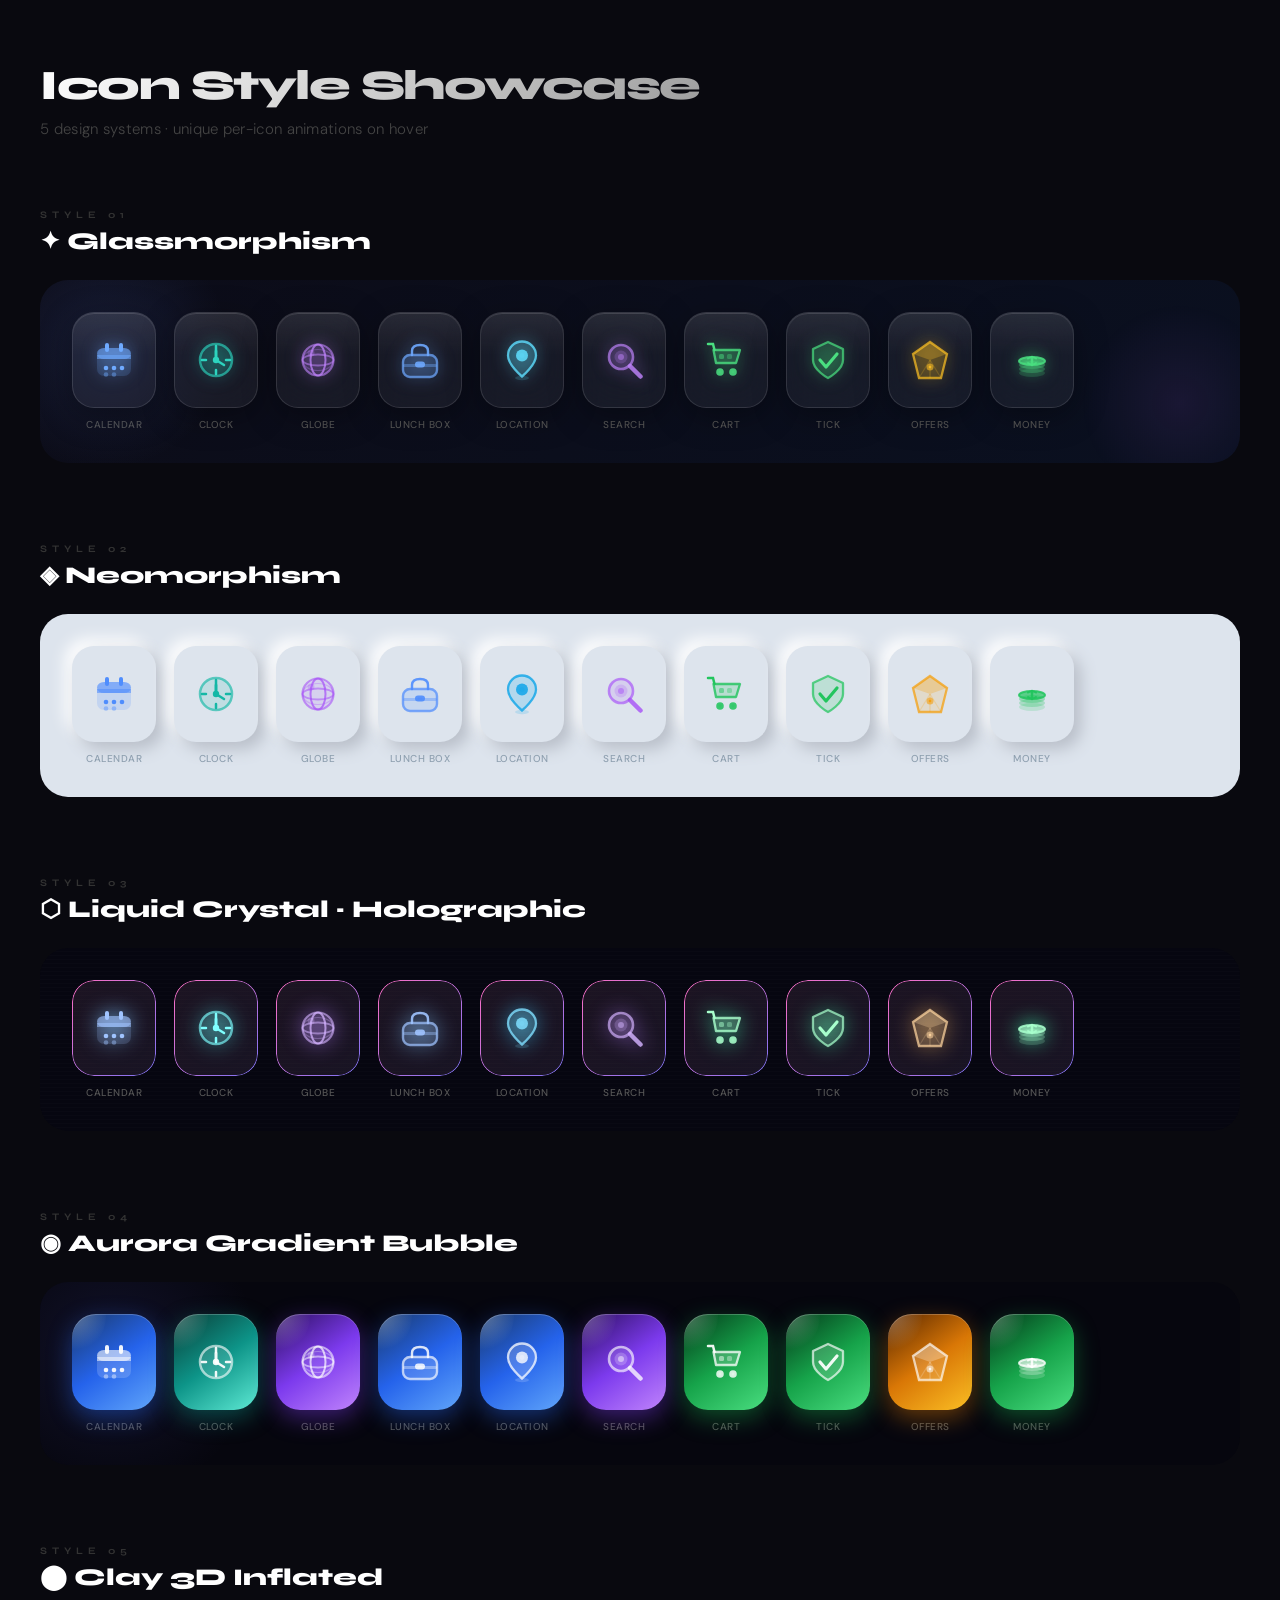
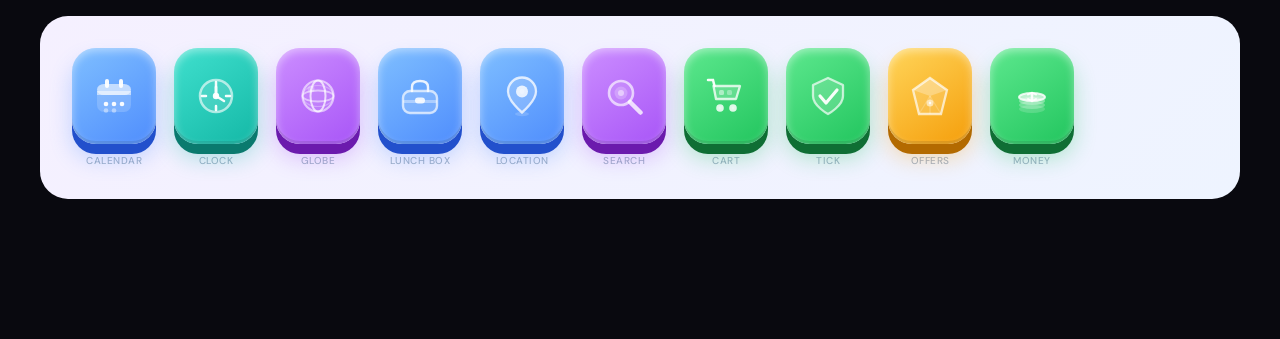
<file: icons.html>
<!DOCTYPE html>
<html lang="en">
<head>
<meta charset="UTF-8">
<title>Icon Style Showcase</title>
<link href="https://fonts.googleapis.com/css2?family=Syne:wght@400;700;800&family=DM+Sans:wght@300;400;500&display=swap" rel="stylesheet">
<style>
  *, *::before, *::after { box-sizing: border-box; margin: 0; padding: 0; }

  body {
    font-family: 'DM Sans', sans-serif;
    background: #09090f;
    color: #fff;
    padding: 60px 40px;
    min-height: 100vh;
  }

  .page-title {
    font-family: 'Syne', sans-serif;
    font-size: 42px;
    font-weight: 800;
    letter-spacing: -1.5px;
    margin-bottom: 8px;
    background: linear-gradient(135deg, #ffffff 0%, #555 100%);
    -webkit-background-clip: text;
    -webkit-text-fill-color: transparent;
  }

  .page-sub {
    color: #444;
    font-size: 15px;
    margin-bottom: 70px;
    font-weight: 300;
    letter-spacing: 0.3px;
  }

  .section { margin-bottom: 80px; }

  .section-label {
    font-family: 'Syne', sans-serif;
    font-size: 10px;
    font-weight: 700;
    letter-spacing: 5px;
    text-transform: uppercase;
    color: #333;
    margin-bottom: 6px;
  }

  .section-title {
    font-family: 'Syne', sans-serif;
    font-size: 24px;
    font-weight: 800;
    margin-bottom: 24px;
    color: #fff;
  }

  .icon-row {
    display: flex;
    flex-wrap: wrap;
    gap: 18px;
    align-items: flex-start;
  }

  .icon-wrap {
    display: flex;
    flex-direction: column;
    align-items: center;
    gap: 10px;
  }

  .icon-wrap span {
    font-size: 10px;
    font-weight: 500;
    letter-spacing: 0.5px;
    color: #555;
    text-transform: uppercase;
  }

  .ico {
    width: 44px;
    height: 44px;
    display: block;
  }

  /* =============================================
     CARD BASE STYLES
  ============================================= */

  /* GLASSMORPHISM */
  .glass-bg {
    padding: 32px;
    border-radius: 28px;
    background: linear-gradient(135deg, #0c0c18, #0a1020);
    position: relative;
    overflow: hidden;
  }
  .glass-bg::before {
    content: '';
    position: absolute;
    width: 250px; height: 250px;
    background: radial-gradient(circle, rgba(100,140,255,0.13) 0%, transparent 70%);
    top: -60px; left: -60px; pointer-events: none;
  }
  .glass-bg::after {
    content: '';
    position: absolute;
    width: 200px; height: 200px;
    background: radial-gradient(circle, rgba(180,100,255,0.09) 0%, transparent 70%);
    bottom: -40px; right: -40px; pointer-events: none;
  }
  .glass-card {
    width: 84px; height: 96px;
    border-radius: 22px;
    display: flex; flex-direction: column;
    align-items: center; justify-content: center;
    cursor: pointer;
    position: relative; overflow: hidden;
    transition: all 0.3s ease;
    background: rgba(255,255,255,0.055);
    backdrop-filter: blur(20px);
    border: 1px solid rgba(255,255,255,0.12);
    box-shadow: 0 8px 32px rgba(0,0,0,0.35), inset 0 1px 0 rgba(255,255,255,0.13);
  }
  .glass-card::before {
    content: '';
    position: absolute;
    top: 0; left: 0; right: 0; height: 45%;
    background: linear-gradient(180deg, rgba(255,255,255,0.07) 0%, transparent 100%);
    border-radius: 22px 22px 0 0;
    pointer-events: none;
  }
  .glass-card:hover {
    transform: translateY(-7px);
    box-shadow: 0 24px 48px rgba(0,0,0,0.5), inset 0 1px 0 rgba(255,255,255,0.22);
    border-color: rgba(255,255,255,0.22);
    background: rgba(255,255,255,0.09);
  }

  /* NEOMORPHISM */
  .neo-bg { padding: 32px; border-radius: 28px; background: #dde4ed; }
  .neo-card {
    width: 84px; height: 96px;
    border-radius: 22px;
    display: flex; align-items: center; justify-content: center;
    cursor: pointer;
    transition: all 0.2s ease;
    background: #dde4ed;
    box-shadow: 7px 7px 16px #b8bec8, -7px -7px 16px #ffffff;
  }
  .neo-card:hover { box-shadow: 4px 4px 10px #b8bec8, -4px -4px 10px #ffffff; transform: scale(0.97); }
  .neo-card:active { box-shadow: inset 5px 5px 12px #b8bec8, inset -5px -5px 12px #ffffff; transform: scale(0.95); }
  .neo-wrap span { color: #8fa0b0 !important; }

  /* HOLOGRAPHIC */
  .holo-bg {
    padding: 32px; border-radius: 28px; background: #060610;
    position: relative; overflow: hidden;
  }
  .holo-bg::before {
    content: '';
    position: absolute; inset: 0;
    background: repeating-linear-gradient(0deg, transparent, transparent 3px, rgba(255,255,255,0.012) 3px, rgba(255,255,255,0.012) 4px);
    pointer-events: none;
  }
  .holo-card {
    width: 84px; height: 96px;
    border-radius: 22px;
    display: flex; align-items: center; justify-content: center;
    cursor: pointer;
    transition: all 0.4s ease;
    position: relative; overflow: hidden;
    background: rgba(255,255,255,0.03);
  }
  .holo-card::before {
    content: '';
    position: absolute; inset: 0; border-radius: 22px; padding: 1px;
    background: linear-gradient(135deg, #ff6ec4, #7873f5, #4adede, #ffe45e, #ff6ec4);
    background-size: 400% 400%;
    animation: holoShift 3s ease infinite;
    -webkit-mask: linear-gradient(#fff 0 0) content-box, linear-gradient(#fff 0 0);
    -webkit-mask-composite: xor; mask-composite: exclude; z-index: 0;
  }
  .holo-card::after {
    content: '';
    position: absolute; inset: 0;
    background: linear-gradient(135deg, rgba(255,110,196,0.06), rgba(120,115,245,0.06), rgba(74,222,222,0.06));
    background-size: 400% 400%;
    animation: holoShift 3s ease infinite;
    border-radius: 22px; z-index: 0;
  }
  @keyframes holoShift {
    0% { background-position: 0% 50%; }
    50% { background-position: 100% 50%; }
    100% { background-position: 0% 50%; }
  }
  .holo-card > .ico { position: relative; z-index: 1; }
  .holo-card:hover { transform: translateY(-7px); box-shadow: 0 20px 40px rgba(120,115,245,0.3); }

  /* AURORA */
  .aurora-bg {
    padding: 32px; border-radius: 28px; background: #06060e;
    position: relative; overflow: hidden;
  }
  .aurora-bg::before {
    content: '';
    position: absolute;
    width: 300px; height: 300px;
    background: radial-gradient(circle, rgba(99,102,241,0.12) 0%, transparent 70%);
    top: -80px; left: -80px; pointer-events: none;
  }
  .aurora-card {
    width: 84px; height: 96px;
    border-radius: 24px;
    display: flex; align-items: center; justify-content: center;
    cursor: pointer;
    transition: all 0.35s cubic-bezier(0.34,1.56,0.64,1);
    position: relative; overflow: hidden;
  }
  .aurora-card.blue   { background: linear-gradient(145deg,#1a3a6b,#2563eb,#60a5fa); box-shadow: 0 8px 25px rgba(37,99,235,0.45), inset 0 1px 0 rgba(255,255,255,0.22); }
  .aurora-card.teal   { background: linear-gradient(145deg,#0a3d37,#0d9488,#5eead4); box-shadow: 0 8px 25px rgba(13,148,136,0.45), inset 0 1px 0 rgba(255,255,255,0.22); }
  .aurora-card.purple { background: linear-gradient(145deg,#2d1060,#7c3aed,#c084fc); box-shadow: 0 8px 25px rgba(124,58,237,0.45), inset 0 1px 0 rgba(255,255,255,0.22); }
  .aurora-card.green  { background: linear-gradient(145deg,#04391a,#16a34a,#4ade80); box-shadow: 0 8px 25px rgba(22,163,74,0.45), inset 0 1px 0 rgba(255,255,255,0.22); }
  .aurora-card.orange { background: linear-gradient(145deg,#5a2800,#d97706,#fbbf24); box-shadow: 0 8px 25px rgba(217,119,6,0.45), inset 0 1px 0 rgba(255,255,255,0.22); }
  .aurora-card::before {
    content: '';
    position: absolute;
    top: -35%; left: -35%; width: 75%; height: 75%;
    background: radial-gradient(circle, rgba(255,255,255,0.28) 0%, transparent 70%);
    border-radius: 50%;
    pointer-events: none; transition: all 0.4s ease;
  }
  .aurora-card:hover::before { transform: translate(25%,25%) scale(1.3); }
  .aurora-card:hover { transform: translateY(-8px); }

  /* CLAY */
  .clay-bg { padding: 32px; border-radius: 28px; background: linear-gradient(135deg,#f5f0ff,#eef4ff); }
  .clay-card {
    width: 84px; height: 96px;
    border-radius: 24px;
    display: flex; align-items: center; justify-content: center;
    cursor: pointer;
    transition: all 0.3s cubic-bezier(0.34,1.56,0.64,1);
    position: relative;
  }
  .clay-card.blue   { background: linear-gradient(145deg,#7fbfff,#4F8DFD); box-shadow: 0 10px 0 #2250cc, 0 14px 22px rgba(79,141,253,0.32), inset 0 -3px 0 rgba(0,0,0,0.1), inset 0 3px 8px rgba(255,255,255,0.45); }
  .clay-card.teal   { background: linear-gradient(145deg,#40e0ce,#14B8A6); box-shadow: 0 10px 0 #0a7a6e, 0 14px 22px rgba(20,184,166,0.32), inset 0 -3px 0 rgba(0,0,0,0.1), inset 0 3px 8px rgba(255,255,255,0.45); }
  .clay-card.purple { background: linear-gradient(145deg,#cc8eff,#A855F7); box-shadow: 0 10px 0 #6b1aad, 0 14px 22px rgba(168,85,247,0.32), inset 0 -3px 0 rgba(0,0,0,0.1), inset 0 3px 8px rgba(255,255,255,0.45); }
  .clay-card.green  { background: linear-gradient(145deg,#5de88e,#22C55E); box-shadow: 0 10px 0 #0f6e34, 0 14px 22px rgba(34,197,94,0.32), inset 0 -3px 0 rgba(0,0,0,0.1), inset 0 3px 8px rgba(255,255,255,0.45); }
  .clay-card.orange { background: linear-gradient(145deg,#ffd55a,#F59E0B); box-shadow: 0 10px 0 #b36a00, 0 14px 22px rgba(245,158,11,0.32), inset 0 -3px 0 rgba(0,0,0,0.1), inset 0 3px 8px rgba(255,255,255,0.45); }
  .clay-card:hover  { transform: translateY(-7px); }
  .clay-card:active { transform: translateY(4px); box-shadow: 0 3px 0 rgba(0,0,0,0.15), 0 5px 8px rgba(0,0,0,0.1), inset 0 -1px 0 rgba(0,0,0,0.1), inset 0 2px 4px rgba(255,255,255,0.45); }
  .clay-wrap span { color: #a0b0c8 !important; }


  /* =============================================
     ICON-SPECIFIC HOVER ANIMATIONS
     Each icon gets a unique animation tied to its meaning
  ============================================= */

  /* CALENDAR — page flip on hover */
  @keyframes calFlip {
    0%   { transform: rotateX(0deg); }
    30%  { transform: rotateX(-20deg) translateY(-3px); }
    60%  { transform: rotateX(10deg) translateY(1px); }
    100% { transform: rotateX(0deg); }
  }
  .card-calendar:hover .ico { animation: calFlip 0.55s ease forwards; transform-origin: top center; }

  /* CLOCK — minute hand sweep (the .clock-hand element) */
  @keyframes clockSpin {
    0%   { transform: rotate(0deg); }
    100% { transform: rotate(360deg); }
  }
  .card-clock:hover .clock-hand {
    animation: clockSpin 1.2s cubic-bezier(0.4,0,0.2,1) infinite;
    transform-origin: 22px 22px;
  }

  /* GLOBE — continuous spin on Y axis */
  @keyframes globeSpin {
    0%   { transform: rotateY(0deg); }
    100% { transform: rotateY(360deg); }
  }
  .card-globe:hover .ico {
    animation: globeSpin 1.8s linear infinite;
    transform-style: preserve-3d;
  }

  /* LUNCH BOX — lid pop open (lid element slides up) */
  @keyframes lidPop {
    0%   { transform: translateY(0) rotate(0deg); opacity: 1; }
    35%  { transform: translateY(-6px) rotate(-8deg); opacity: 1; }
    65%  { transform: translateY(-8px) rotate(-12deg); opacity: 0.7; }
    100% { transform: translateY(0) rotate(0deg); opacity: 1; }
  }
  .card-lunchbox:hover .lunchbox-lid { animation: lidPop 0.7s ease forwards; transform-origin: 5px 17px; }

  /* LOCATION — bounce drop */
  @keyframes pinBounce {
    0%   { transform: translateY(0) scaleY(1); }
    25%  { transform: translateY(-10px) scaleY(1.05); }
    50%  { transform: translateY(0) scaleY(0.92); }
    70%  { transform: translateY(-5px) scaleY(1); }
    85%  { transform: translateY(0) scaleY(0.96); }
    100% { transform: translateY(0) scaleY(1); }
  }
  .card-location:hover .ico { animation: pinBounce 0.7s cubic-bezier(0.36,0.07,0.19,0.97) forwards; }

  /* SEARCH — zoom in pulse + shake */
  @keyframes searchZoom {
    0%   { transform: scale(1) rotate(0deg); }
    20%  { transform: scale(1.15) rotate(-8deg); }
    40%  { transform: scale(1.15) rotate(6deg); }
    60%  { transform: scale(1.15) rotate(-4deg); }
    80%  { transform: scale(1.15) rotate(2deg); }
    100% { transform: scale(1) rotate(0deg); }
  }
  .card-search:hover .ico { animation: searchZoom 0.6s ease forwards; }

  /* CART — roll + item added bounce */
  @keyframes cartRoll {
    0%   { transform: translateX(0) rotate(0deg); }
    20%  { transform: translateX(5px) rotate(3deg); }
    40%  { transform: translateX(-3px) rotate(-2deg); }
    60%  { transform: translateX(4px) rotate(2deg); }
    80%  { transform: translateX(-2px) rotate(-1deg); }
    100% { transform: translateX(0) rotate(0deg); }
  }
  .card-cart:hover .ico { animation: cartRoll 0.6s ease forwards; }
  /* Wheel spin on cart */
  @keyframes wheelSpin { 0% { transform: rotate(0); } 100% { transform: rotate(360deg); } }
  .card-cart:hover .cart-wheel-l { animation: wheelSpin 0.6s linear infinite; transform-origin: 16px 34px; }
  .card-cart:hover .cart-wheel-r { animation: wheelSpin 0.6s linear infinite; transform-origin: 29px 34px; }

  /* TICK — draw checkmark stroke */
  @keyframes tickDraw {
    0%   { stroke-dashoffset: 40; opacity: 0.3; }
    100% { stroke-dashoffset: 0; opacity: 1; }
  }
  .card-tick:hover .tick-check {
    stroke-dasharray: 40;
    stroke-dashoffset: 40;
    animation: tickDraw 0.45s ease forwards;
  }
  /* Shield pulse */
  @keyframes shieldPulse {
    0%,100% { opacity: 0.17; }
    50%      { opacity: 0.35; }
  }
  .card-tick:hover .tick-shield-fill { animation: shieldPulse 0.8s ease infinite; }

  /* OFFERS — gem sparkle rotate */
  @keyframes gemSpin {
    0%   { transform: rotate(0deg) scale(1); }
    25%  { transform: rotate(12deg) scale(1.08); }
    50%  { transform: rotate(-8deg) scale(1.05); }
    75%  { transform: rotate(5deg) scale(1.1); }
    100% { transform: rotate(0deg) scale(1); }
  }
  @keyframes sparkleFlash {
    0%,100% { opacity: 0.6; r: 3.5; }
    50%      { opacity: 1; r: 5; }
  }
  .card-offers:hover .ico { animation: gemSpin 0.7s cubic-bezier(0.34,1.56,0.64,1) forwards; }
  .card-offers:hover .offers-sparkle { animation: sparkleFlash 0.4s ease infinite; }

  /* MONEY — coin stack rise wave */
  @keyframes coinRise1 { 0%,100% { transform: translateY(0); } 50% { transform: translateY(-5px); } }
  @keyframes coinRise2 { 0%,100% { transform: translateY(0); } 50% { transform: translateY(-8px); } }
  @keyframes coinRise3 { 0%,100% { transform: translateY(0); } 50% { transform: translateY(-11px); } }
  @keyframes coinRise4 { 0%,100% { transform: translateY(0); } 50% { transform: translateY(-14px); } }
  .card-money:hover .coin-4 { animation: coinRise1 0.5s 0s   ease infinite; }
  .card-money:hover .coin-3 { animation: coinRise2 0.5s 0.07s ease infinite; }
  .card-money:hover .coin-2 { animation: coinRise3 0.5s 0.14s ease infinite; }
  .card-money:hover .coin-1 { animation: coinRise4 0.5s 0.21s ease infinite; }

</style>
</head>
<body>

<h1 class="page-title">Icon Style Showcase</h1>
<p class="page-sub">5 design systems · unique per-icon animations on hover</p>


<!-- SHARED SVG SYMBOLS with named animatable parts -->
<svg width="0" height="0" style="position:absolute;overflow:hidden">
  <defs>

    <!-- CALENDAR: animatable as whole (flip) -->
    <symbol id="ico-calendar" viewBox="0 0 44 44">
      <rect x="5" y="10" width="34" height="28" rx="7" fill="currentColor" opacity="0.18"/>
      <rect x="5" y="10" width="34" height="11" rx="7" fill="currentColor" opacity="0.55"/>
      <rect x="5" y="17" width="34" height="4" fill="currentColor" opacity="0.55"/>
      <rect x="13" y="5" width="4" height="9" rx="2" fill="currentColor"/>
      <rect x="27" y="5" width="4" height="9" rx="2" fill="currentColor"/>
      <circle cx="14" cy="30" r="2.3" fill="currentColor"/>
      <circle cx="22" cy="30" r="2.3" fill="currentColor"/>
      <circle cx="30" cy="30" r="2.3" fill="currentColor"/>
      <circle cx="14" cy="36.5" r="2.3" fill="currentColor" opacity="0.45"/>
      <circle cx="22" cy="36.5" r="2.3" fill="currentColor" opacity="0.45"/>
    </symbol>

    <!-- GLOBE: whole SVG spins -->
    <symbol id="ico-globe" viewBox="0 0 44 44">
      <circle cx="22" cy="22" r="15.5" fill="currentColor" opacity="0.13"/>
      <circle cx="22" cy="22" r="15.5" fill="none" stroke="currentColor" stroke-width="2.2" opacity="0.6"/>
      <ellipse cx="22" cy="22" rx="7.5" ry="15.5" fill="none" stroke="currentColor" stroke-width="2" opacity="0.75"/>
      <ellipse cx="22" cy="22" rx="15.5" ry="5.5" fill="none" stroke="currentColor" stroke-width="1.8" opacity="0.55"/>
      <ellipse cx="22" cy="22" rx="15.5" ry="10.5" fill="none" stroke="currentColor" stroke-width="1.2" opacity="0.3"/>
      <circle cx="15" cy="15" r="3.5" fill="currentColor" opacity="0.3"/>
    </symbol>

    <!-- LOCATION: whole bounces -->
    <symbol id="ico-location" viewBox="0 0 44 44">
      <ellipse cx="22" cy="40" rx="7" ry="2.2" fill="currentColor" opacity="0.17"/>
      <path d="M22 38.5 C22 38.5 8 27 8 17.5 a14 14 0 1 1 28 0 C36 27 22 38.5 22 38.5z" fill="currentColor" opacity="0.2"/>
      <path d="M22 38.5 C22 38.5 8 27 8 17.5 a14 14 0 1 1 28 0 C36 27 22 38.5 22 38.5z" fill="none" stroke="currentColor" stroke-width="2.3" opacity="0.8"/>
      <circle cx="22" cy="17.5" r="6" fill="currentColor" opacity="0.85"/>
      <circle cx="22" cy="17.5" r="2.4" fill="currentColor" opacity="0.28"/>
    </symbol>

    <!-- SEARCH: whole shakes -->
    <symbol id="ico-search" viewBox="0 0 44 44">
      <circle cx="19" cy="19" r="12" fill="currentColor" opacity="0.14"/>
      <circle cx="19" cy="19" r="12" fill="none" stroke="currentColor" stroke-width="2.6" opacity="0.68"/>
      <circle cx="19" cy="19" r="6.5" fill="currentColor" opacity="0.22"/>
      <circle cx="19" cy="19" r="3" fill="currentColor" opacity="0.5"/>
      <line x1="28" y1="28" x2="38.5" y2="38.5" stroke="currentColor" stroke-width="4.5" stroke-linecap="round" opacity="0.82"/>
    </symbol>

    <!-- OFFERS: whole spins, sparkle pulses -->
    <symbol id="ico-offers" viewBox="0 0 44 44">
      <polygon points="22,4 39,16 33,40 11,40 5,16" fill="currentColor" opacity="0.15"/>
      <polygon points="22,4 39,16 33,40 11,40 5,16" fill="none" stroke="currentColor" stroke-width="2.3" opacity="0.72"/>
      <polygon points="22,4 39,16 22,22 5,16" fill="currentColor" opacity="0.28"/>
      <line x1="22" y1="22" x2="22" y2="40" stroke="currentColor" stroke-width="1.2" opacity="0.25"/>
      <line x1="22" y1="22" x2="33" y2="40" stroke="currentColor" stroke-width="1.2" opacity="0.2"/>
      <line x1="22" y1="22" x2="11" y2="40" stroke="currentColor" stroke-width="1.2" opacity="0.2"/>
      <circle class="offers-sparkle" cx="22" cy="29" r="3.5" fill="currentColor" opacity="0.6"/>
      <circle cx="22" cy="29" r="1.3" fill="currentColor" opacity="0.9"/>
    </symbol>

  </defs>
</svg>


<!-- Inline SVGs for icons needing per-part animation — rendered as templates via JS -->


<!-- =============================================
     STYLE 1 — GLASSMORPHISM
============================================= -->
<div class="section">
  <div class="section-label">Style 01</div>
  <div class="section-title">✦ Glassmorphism</div>
  <div class="glass-bg">
    <div class="icon-row">

      <!-- CALENDAR: whole icon flips -->
      <div class="icon-wrap">
        <div class="glass-card card-calendar">
          <svg class="ico" viewBox="0 0 44 44" style="color:#6FAAFF;filter:drop-shadow(0 0 8px #6FAAFF99)">
            <rect x="5" y="10" width="34" height="28" rx="7" fill="currentColor" opacity="0.18"/>
            <rect x="5" y="10" width="34" height="11" rx="7" fill="currentColor" opacity="0.55"/>
            <rect x="5" y="17" width="34" height="4" fill="currentColor" opacity="0.55"/>
            <rect x="13" y="5" width="4" height="9" rx="2" fill="currentColor"/>
            <rect x="27" y="5" width="4" height="9" rx="2" fill="currentColor"/>
            <circle cx="14" cy="30" r="2.3" fill="currentColor"/>
            <circle cx="22" cy="30" r="2.3" fill="currentColor"/>
            <circle cx="30" cy="30" r="2.3" fill="currentColor"/>
            <circle cx="14" cy="36.5" r="2.3" fill="currentColor" opacity="0.45"/>
            <circle cx="22" cy="36.5" r="2.3" fill="currentColor" opacity="0.45"/>
          </svg>
        </div><span>Calendar</span>
      </div>

      <!-- CLOCK: minute hand spins independently -->
      <div class="icon-wrap">
        <div class="glass-card card-clock">
          <svg class="ico" viewBox="0 0 44 44" style="color:#2DD4BF;filter:drop-shadow(0 0 8px #2DD4BF99)">
            <circle cx="22" cy="22" r="16" fill="currentColor" opacity="0.14"/>
            <circle cx="22" cy="22" r="16" fill="none" stroke="currentColor" stroke-width="2.5" opacity="0.65"/>
            <line x1="22" y1="8"  x2="22" y2="12" stroke="currentColor" stroke-width="2.5" stroke-linecap="round"/>
            <line x1="36" y1="22" x2="32" y2="22" stroke="currentColor" stroke-width="2.5" stroke-linecap="round"/>
            <line x1="22" y1="36" x2="22" y2="32" stroke="currentColor" stroke-width="2.5" stroke-linecap="round"/>
            <line x1="8"  y1="22" x2="12" y2="22" stroke="currentColor" stroke-width="2.5" stroke-linecap="round"/>
            <!-- hour hand — static -->
            <line x1="22" y1="22" x2="22" y2="13" stroke="currentColor" stroke-width="3" stroke-linecap="round"/>
            <!-- minute hand — animated -->
            <line class="clock-hand" x1="22" y1="22" x2="30" y2="27" stroke="currentColor" stroke-width="2.5" stroke-linecap="round"/>
            <circle cx="22" cy="22" r="3.2" fill="currentColor"/>
          </svg>
        </div><span>Clock</span>
      </div>

      <!-- GLOBE: whole icon spins Y -->
      <div class="icon-wrap">
        <div class="glass-card card-globe">
          <svg class="ico" viewBox="0 0 44 44" style="color:#C084FC;filter:drop-shadow(0 0 8px #C084FC99)">
            <circle cx="22" cy="22" r="15.5" fill="currentColor" opacity="0.13"/>
            <circle cx="22" cy="22" r="15.5" fill="none" stroke="currentColor" stroke-width="2.2" opacity="0.6"/>
            <ellipse cx="22" cy="22" rx="7.5" ry="15.5" fill="none" stroke="currentColor" stroke-width="2" opacity="0.75"/>
            <ellipse cx="22" cy="22" rx="15.5" ry="5.5" fill="none" stroke="currentColor" stroke-width="1.8" opacity="0.55"/>
            <ellipse cx="22" cy="22" rx="15.5" ry="10.5" fill="none" stroke="currentColor" stroke-width="1.2" opacity="0.3"/>
            <circle cx="15" cy="15" r="3.5" fill="currentColor" opacity="0.3"/>
          </svg>
        </div><span>Globe</span>
      </div>

      <!-- LUNCH BOX: lid pops up -->
      <div class="icon-wrap">
        <div class="glass-card card-lunchbox">
          <svg class="ico" viewBox="0 0 44 44" style="color:#6FAAFF;filter:drop-shadow(0 0 8px #6FAAFF99)">
            <rect x="5" y="17" width="34" height="22" rx="7" fill="currentColor" opacity="0.17"/>
            <rect x="5" y="17" width="34" height="22" rx="7" fill="none" stroke="currentColor" stroke-width="2.4" opacity="0.72"/>
            <path class="lunchbox-lid" d="M14 17 V13 Q14 7 22 7 Q30 7 30 13 V17" fill="none" stroke="currentColor" stroke-width="2.4" stroke-linecap="round" opacity="0.9"/>
            <rect x="5" y="26" width="34" height="3" rx="1.5" fill="currentColor" opacity="0.38"/>
            <rect x="17" y="23.5" width="10" height="6" rx="3" fill="currentColor" opacity="0.9"/>
            <rect x="20" y="25.5" width="4" height="2" rx="1" fill="currentColor" opacity="0.35"/>
          </svg>
        </div><span>Lunch Box</span>
      </div>

      <!-- LOCATION: bounces -->
      <div class="icon-wrap">
        <div class="glass-card card-location">
          <svg class="ico" viewBox="0 0 44 44" style="color:#60dfff;filter:drop-shadow(0 0 8px #60dfff99)">
            <ellipse cx="22" cy="40" rx="7" ry="2.2" fill="currentColor" opacity="0.17"/>
            <path d="M22 38.5 C22 38.5 8 27 8 17.5 a14 14 0 1 1 28 0 C36 27 22 38.5 22 38.5z" fill="currentColor" opacity="0.2"/>
            <path d="M22 38.5 C22 38.5 8 27 8 17.5 a14 14 0 1 1 28 0 C36 27 22 38.5 22 38.5z" fill="none" stroke="currentColor" stroke-width="2.3" opacity="0.8"/>
            <circle cx="22" cy="17.5" r="6" fill="currentColor" opacity="0.85"/>
            <circle cx="22" cy="17.5" r="2.4" fill="currentColor" opacity="0.28"/>
          </svg>
        </div><span>Location</span>
      </div>

      <!-- SEARCH: shakes -->
      <div class="icon-wrap">
        <div class="glass-card card-search">
          <svg class="ico" viewBox="0 0 44 44" style="color:#C084FC;filter:drop-shadow(0 0 8px #C084FC99)">
            <circle cx="19" cy="19" r="12" fill="currentColor" opacity="0.14"/>
            <circle cx="19" cy="19" r="12" fill="none" stroke="currentColor" stroke-width="2.6" opacity="0.68"/>
            <circle cx="19" cy="19" r="6.5" fill="currentColor" opacity="0.22"/>
            <circle cx="19" cy="19" r="3" fill="currentColor" opacity="0.5"/>
            <line x1="28" y1="28" x2="38.5" y2="38.5" stroke="currentColor" stroke-width="4.5" stroke-linecap="round" opacity="0.82"/>
          </svg>
        </div><span>Search</span>
      </div>

      <!-- CART: rolls + wheels spin -->
      <div class="icon-wrap">
        <div class="glass-card card-cart">
          <svg class="ico" viewBox="0 0 44 44" style="color:#4ADE80;filter:drop-shadow(0 0 8px #4ADE8099)">
            <path d="M4 6 h5 l1.5 6" fill="none" stroke="currentColor" stroke-width="2.5" stroke-linecap="round"/>
            <path d="M9.5 12 l2.5 13 h20 l4-13 Z" fill="currentColor" opacity="0.2"/>
            <path d="M9.5 12 l2.5 13 h20 l4-13 Z" fill="none" stroke="currentColor" stroke-width="2.3" stroke-linejoin="round" opacity="0.82"/>
            <rect x="15" y="16" width="5" height="5" rx="1.5" fill="currentColor" opacity="0.5"/>
            <rect x="23" y="16" width="5" height="5" rx="1.5" fill="currentColor" opacity="0.35"/>
            <circle class="cart-wheel-l" cx="16" cy="34" r="3.8" fill="currentColor" opacity="0.88"/>
            <circle cx="16" cy="34" r="1.4" fill="currentColor" opacity="0.28"/>
            <circle class="cart-wheel-r" cx="29" cy="34" r="3.8" fill="currentColor" opacity="0.88"/>
            <circle cx="29" cy="34" r="1.4" fill="currentColor" opacity="0.28"/>
          </svg>
        </div><span>Cart</span>
      </div>

      <!-- TICK: checkmark draws itself -->
      <div class="icon-wrap">
        <div class="glass-card card-tick">
          <svg class="ico" viewBox="0 0 44 44" style="color:#4ADE80;filter:drop-shadow(0 0 8px #4ADE8099)">
            <path class="tick-shield-fill" d="M22 4 L37 11 V22 C37 32 22 40 22 40 C22 40 7 32 7 22 V11 Z" fill="currentColor" opacity="0.17"/>
            <path d="M22 4 L37 11 V22 C37 32 22 40 22 40 C22 40 7 32 7 22 V11 Z" fill="none" stroke="currentColor" stroke-width="2.3" stroke-linejoin="round" opacity="0.72"/>
            <polyline class="tick-check" points="14,22 20,29 31,16" fill="none" stroke="currentColor" stroke-width="3.2" stroke-linecap="round" stroke-linejoin="round"/>
          </svg>
        </div><span>Tick</span>
      </div>

      <!-- OFFERS: gem spins + sparkle pulses -->
      <div class="icon-wrap">
        <div class="glass-card card-offers">
          <svg class="ico" viewBox="0 0 44 44" style="color:#FBBF24;filter:drop-shadow(0 0 8px #FBBF2499)">
            <polygon points="22,4 39,16 33,40 11,40 5,16" fill="currentColor" opacity="0.15"/>
            <polygon points="22,4 39,16 33,40 11,40 5,16" fill="none" stroke="currentColor" stroke-width="2.3" opacity="0.72"/>
            <polygon points="22,4 39,16 22,22 5,16" fill="currentColor" opacity="0.28"/>
            <line x1="22" y1="22" x2="22" y2="40" stroke="currentColor" stroke-width="1.2" opacity="0.25"/>
            <line x1="22" y1="22" x2="33" y2="40" stroke="currentColor" stroke-width="1.2" opacity="0.2"/>
            <line x1="22" y1="22" x2="11" y2="40" stroke="currentColor" stroke-width="1.2" opacity="0.2"/>
            <circle class="offers-sparkle" cx="22" cy="29" r="3.5" fill="currentColor" opacity="0.6"/>
            <circle cx="22" cy="29" r="1.3" fill="currentColor" opacity="0.9"/>
          </svg>
        </div><span>Offers</span>
      </div>

      <!-- MONEY: coin stack rises in wave -->
      <div class="icon-wrap">
        <div class="glass-card card-money">
          <svg class="ico" viewBox="0 0 44 44" style="color:#4ADE80;filter:drop-shadow(0 0 8px #4ADE8099)">
            <ellipse class="coin-4" cx="22" cy="35" rx="13" ry="4" fill="currentColor" opacity="0.18"/>
            <ellipse class="coin-3" cx="22" cy="31" rx="13" ry="4" fill="currentColor" opacity="0.28"/>
            <ellipse class="coin-2" cx="22" cy="27" rx="13" ry="4" fill="currentColor" opacity="0.38"/>
            <ellipse class="coin-1" cx="22" cy="23" rx="13" ry="4" fill="currentColor" opacity="0.7"/>
            <ellipse class="coin-1" cx="22" cy="23" rx="13" ry="4" fill="none" stroke="currentColor" stroke-width="2" opacity="0.85"/>
            <line class="coin-1" x1="22" y1="19" x2="22" y2="27" stroke="currentColor" stroke-width="2.5" stroke-linecap="round" opacity="0.95"/>
            <path class="coin-1" d="M18 20.5 Q22 18 26 20.5" fill="none" stroke="currentColor" stroke-width="2" stroke-linecap="round" opacity="0.95"/>
            <path class="coin-1" d="M18 25 Q22 28 26 25" fill="none" stroke="currentColor" stroke-width="2" stroke-linecap="round" opacity="0.95"/>
          </svg>
        </div><span>Money</span>
      </div>

    </div>
  </div>
</div>


<!-- =============================================
     STYLE 2 — NEOMORPHISM
============================================= -->
<div class="section">
  <div class="section-label">Style 02</div>
  <div class="section-title">◈ Neomorphism</div>
  <div class="neo-bg">
    <div class="icon-row">

      <div class="icon-wrap neo-wrap">
        <div class="neo-card card-calendar">
          <svg class="ico" viewBox="0 0 44 44" style="color:#4F8DFD">
            <rect x="5" y="10" width="34" height="28" rx="7" fill="currentColor" opacity="0.18"/>
            <rect x="5" y="10" width="34" height="11" rx="7" fill="currentColor" opacity="0.55"/>
            <rect x="5" y="17" width="34" height="4" fill="currentColor" opacity="0.55"/>
            <rect x="13" y="5" width="4" height="9" rx="2" fill="currentColor"/>
            <rect x="27" y="5" width="4" height="9" rx="2" fill="currentColor"/>
            <circle cx="14" cy="30" r="2.3" fill="currentColor"/>
            <circle cx="22" cy="30" r="2.3" fill="currentColor"/>
            <circle cx="30" cy="30" r="2.3" fill="currentColor"/>
            <circle cx="14" cy="36.5" r="2.3" fill="currentColor" opacity="0.45"/>
            <circle cx="22" cy="36.5" r="2.3" fill="currentColor" opacity="0.45"/>
          </svg>
        </div><span>Calendar</span>
      </div>

      <div class="icon-wrap neo-wrap">
        <div class="neo-card card-clock">
          <svg class="ico" viewBox="0 0 44 44" style="color:#14B8A6">
            <circle cx="22" cy="22" r="16" fill="currentColor" opacity="0.14"/>
            <circle cx="22" cy="22" r="16" fill="none" stroke="currentColor" stroke-width="2.5" opacity="0.65"/>
            <line x1="22" y1="8"  x2="22" y2="12" stroke="currentColor" stroke-width="2.5" stroke-linecap="round"/>
            <line x1="36" y1="22" x2="32" y2="22" stroke="currentColor" stroke-width="2.5" stroke-linecap="round"/>
            <line x1="22" y1="36" x2="22" y2="32" stroke="currentColor" stroke-width="2.5" stroke-linecap="round"/>
            <line x1="8"  y1="22" x2="12" y2="22" stroke="currentColor" stroke-width="2.5" stroke-linecap="round"/>
            <line x1="22" y1="22" x2="22" y2="13" stroke="currentColor" stroke-width="3" stroke-linecap="round"/>
            <line class="clock-hand" x1="22" y1="22" x2="30" y2="27" stroke="currentColor" stroke-width="2.5" stroke-linecap="round"/>
            <circle cx="22" cy="22" r="3.2" fill="currentColor"/>
          </svg>
        </div><span>Clock</span>
      </div>

      <div class="icon-wrap neo-wrap">
        <div class="neo-card card-globe">
          <svg class="ico" viewBox="0 0 44 44" style="color:#A855F7">
            <circle cx="22" cy="22" r="15.5" fill="currentColor" opacity="0.13"/>
            <circle cx="22" cy="22" r="15.5" fill="none" stroke="currentColor" stroke-width="2.2" opacity="0.6"/>
            <ellipse cx="22" cy="22" rx="7.5" ry="15.5" fill="none" stroke="currentColor" stroke-width="2" opacity="0.75"/>
            <ellipse cx="22" cy="22" rx="15.5" ry="5.5" fill="none" stroke="currentColor" stroke-width="1.8" opacity="0.55"/>
            <ellipse cx="22" cy="22" rx="15.5" ry="10.5" fill="none" stroke="currentColor" stroke-width="1.2" opacity="0.3"/>
            <circle cx="15" cy="15" r="3.5" fill="currentColor" opacity="0.3"/>
          </svg>
        </div><span>Globe</span>
      </div>

      <div class="icon-wrap neo-wrap">
        <div class="neo-card card-lunchbox">
          <svg class="ico" viewBox="0 0 44 44" style="color:#4F8DFD">
            <rect x="5" y="17" width="34" height="22" rx="7" fill="currentColor" opacity="0.17"/>
            <rect x="5" y="17" width="34" height="22" rx="7" fill="none" stroke="currentColor" stroke-width="2.4" opacity="0.72"/>
            <path class="lunchbox-lid" d="M14 17 V13 Q14 7 22 7 Q30 7 30 13 V17" fill="none" stroke="currentColor" stroke-width="2.4" stroke-linecap="round" opacity="0.9"/>
            <rect x="5" y="26" width="34" height="3" rx="1.5" fill="currentColor" opacity="0.38"/>
            <rect x="17" y="23.5" width="10" height="6" rx="3" fill="currentColor" opacity="0.9"/>
            <rect x="20" y="25.5" width="4" height="2" rx="1" fill="currentColor" opacity="0.35"/>
          </svg>
        </div><span>Lunch Box</span>
      </div>

      <div class="icon-wrap neo-wrap">
        <div class="neo-card card-location">
          <svg class="ico" viewBox="0 0 44 44" style="color:#0ea5e9">
            <ellipse cx="22" cy="40" rx="7" ry="2.2" fill="currentColor" opacity="0.17"/>
            <path d="M22 38.5 C22 38.5 8 27 8 17.5 a14 14 0 1 1 28 0 C36 27 22 38.5 22 38.5z" fill="currentColor" opacity="0.2"/>
            <path d="M22 38.5 C22 38.5 8 27 8 17.5 a14 14 0 1 1 28 0 C36 27 22 38.5 22 38.5z" fill="none" stroke="currentColor" stroke-width="2.3" opacity="0.8"/>
            <circle cx="22" cy="17.5" r="6" fill="currentColor" opacity="0.85"/>
            <circle cx="22" cy="17.5" r="2.4" fill="currentColor" opacity="0.28"/>
          </svg>
        </div><span>Location</span>
      </div>

      <div class="icon-wrap neo-wrap">
        <div class="neo-card card-search">
          <svg class="ico" viewBox="0 0 44 44" style="color:#A855F7">
            <circle cx="19" cy="19" r="12" fill="currentColor" opacity="0.14"/>
            <circle cx="19" cy="19" r="12" fill="none" stroke="currentColor" stroke-width="2.6" opacity="0.68"/>
            <circle cx="19" cy="19" r="6.5" fill="currentColor" opacity="0.22"/>
            <circle cx="19" cy="19" r="3" fill="currentColor" opacity="0.5"/>
            <line x1="28" y1="28" x2="38.5" y2="38.5" stroke="currentColor" stroke-width="4.5" stroke-linecap="round" opacity="0.82"/>
          </svg>
        </div><span>Search</span>
      </div>

      <div class="icon-wrap neo-wrap">
        <div class="neo-card card-cart">
          <svg class="ico" viewBox="0 0 44 44" style="color:#22C55E">
            <path d="M4 6 h5 l1.5 6" fill="none" stroke="currentColor" stroke-width="2.5" stroke-linecap="round"/>
            <path d="M9.5 12 l2.5 13 h20 l4-13 Z" fill="currentColor" opacity="0.2"/>
            <path d="M9.5 12 l2.5 13 h20 l4-13 Z" fill="none" stroke="currentColor" stroke-width="2.3" stroke-linejoin="round" opacity="0.82"/>
            <rect x="15" y="16" width="5" height="5" rx="1.5" fill="currentColor" opacity="0.5"/>
            <rect x="23" y="16" width="5" height="5" rx="1.5" fill="currentColor" opacity="0.35"/>
            <circle class="cart-wheel-l" cx="16" cy="34" r="3.8" fill="currentColor" opacity="0.88"/>
            <circle cx="16" cy="34" r="1.4" fill="currentColor" opacity="0.28"/>
            <circle class="cart-wheel-r" cx="29" cy="34" r="3.8" fill="currentColor" opacity="0.88"/>
            <circle cx="29" cy="34" r="1.4" fill="currentColor" opacity="0.28"/>
          </svg>
        </div><span>Cart</span>
      </div>

      <div class="icon-wrap neo-wrap">
        <div class="neo-card card-tick">
          <svg class="ico" viewBox="0 0 44 44" style="color:#22C55E">
            <path class="tick-shield-fill" d="M22 4 L37 11 V22 C37 32 22 40 22 40 C22 40 7 32 7 22 V11 Z" fill="currentColor" opacity="0.17"/>
            <path d="M22 4 L37 11 V22 C37 32 22 40 22 40 C22 40 7 32 7 22 V11 Z" fill="none" stroke="currentColor" stroke-width="2.3" stroke-linejoin="round" opacity="0.72"/>
            <polyline class="tick-check" points="14,22 20,29 31,16" fill="none" stroke="currentColor" stroke-width="3.2" stroke-linecap="round" stroke-linejoin="round"/>
          </svg>
        </div><span>Tick</span>
      </div>

      <div class="icon-wrap neo-wrap">
        <div class="neo-card card-offers">
          <svg class="ico" viewBox="0 0 44 44" style="color:#F59E0B">
            <polygon points="22,4 39,16 33,40 11,40 5,16" fill="currentColor" opacity="0.15"/>
            <polygon points="22,4 39,16 33,40 11,40 5,16" fill="none" stroke="currentColor" stroke-width="2.3" opacity="0.72"/>
            <polygon points="22,4 39,16 22,22 5,16" fill="currentColor" opacity="0.28"/>
            <line x1="22" y1="22" x2="22" y2="40" stroke="currentColor" stroke-width="1.2" opacity="0.25"/>
            <line x1="22" y1="22" x2="33" y2="40" stroke="currentColor" stroke-width="1.2" opacity="0.2"/>
            <line x1="22" y1="22" x2="11" y2="40" stroke="currentColor" stroke-width="1.2" opacity="0.2"/>
            <circle class="offers-sparkle" cx="22" cy="29" r="3.5" fill="currentColor" opacity="0.6"/>
            <circle cx="22" cy="29" r="1.3" fill="currentColor" opacity="0.9"/>
          </svg>
        </div><span>Offers</span>
      </div>

      <div class="icon-wrap neo-wrap">
        <div class="neo-card card-money">
          <svg class="ico" viewBox="0 0 44 44" style="color:#22C55E">
            <ellipse class="coin-4" cx="22" cy="35" rx="13" ry="4" fill="currentColor" opacity="0.18"/>
            <ellipse class="coin-3" cx="22" cy="31" rx="13" ry="4" fill="currentColor" opacity="0.28"/>
            <ellipse class="coin-2" cx="22" cy="27" rx="13" ry="4" fill="currentColor" opacity="0.38"/>
            <ellipse class="coin-1" cx="22" cy="23" rx="13" ry="4" fill="currentColor" opacity="0.7"/>
            <ellipse class="coin-1" cx="22" cy="23" rx="13" ry="4" fill="none" stroke="currentColor" stroke-width="2" opacity="0.85"/>
            <line class="coin-1" x1="22" y1="19" x2="22" y2="27" stroke="currentColor" stroke-width="2.5" stroke-linecap="round" opacity="0.95"/>
            <path class="coin-1" d="M18 20.5 Q22 18 26 20.5" fill="none" stroke="currentColor" stroke-width="2" stroke-linecap="round" opacity="0.95"/>
            <path class="coin-1" d="M18 25 Q22 28 26 25" fill="none" stroke="currentColor" stroke-width="2" stroke-linecap="round" opacity="0.95"/>
          </svg>
        </div><span>Money</span>
      </div>

    </div>
  </div>
</div>


<!-- =============================================
     STYLE 3 — HOLOGRAPHIC
============================================= -->
<div class="section">
  <div class="section-label">Style 03</div>
  <div class="section-title">⬡ Liquid Crystal · Holographic</div>
  <div class="holo-bg">
    <div class="icon-row">

      <div class="icon-wrap"><div class="holo-card card-calendar"><svg class="ico" viewBox="0 0 44 44" style="color:#a0c4ff;filter:drop-shadow(0 0 10px #7ec8ff)"><rect x="5" y="10" width="34" height="28" rx="7" fill="currentColor" opacity="0.18"/><rect x="5" y="10" width="34" height="11" rx="7" fill="currentColor" opacity="0.55"/><rect x="5" y="17" width="34" height="4" fill="currentColor" opacity="0.55"/><rect x="13" y="5" width="4" height="9" rx="2" fill="currentColor"/><rect x="27" y="5" width="4" height="9" rx="2" fill="currentColor"/><circle cx="14" cy="30" r="2.3" fill="currentColor"/><circle cx="22" cy="30" r="2.3" fill="currentColor"/><circle cx="30" cy="30" r="2.3" fill="currentColor"/><circle cx="14" cy="36.5" r="2.3" fill="currentColor" opacity="0.45"/><circle cx="22" cy="36.5" r="2.3" fill="currentColor" opacity="0.45"/></svg></div><span>Calendar</span></div>

      <div class="icon-wrap"><div class="holo-card card-clock"><svg class="ico" viewBox="0 0 44 44" style="color:#7fffff;filter:drop-shadow(0 0 10px #4adede)"><circle cx="22" cy="22" r="16" fill="currentColor" opacity="0.14"/><circle cx="22" cy="22" r="16" fill="none" stroke="currentColor" stroke-width="2.5" opacity="0.65"/><line x1="22" y1="8" x2="22" y2="12" stroke="currentColor" stroke-width="2.5" stroke-linecap="round"/><line x1="36" y1="22" x2="32" y2="22" stroke="currentColor" stroke-width="2.5" stroke-linecap="round"/><line x1="22" y1="36" x2="22" y2="32" stroke="currentColor" stroke-width="2.5" stroke-linecap="round"/><line x1="8" y1="22" x2="12" y2="22" stroke="currentColor" stroke-width="2.5" stroke-linecap="round"/><line x1="22" y1="22" x2="22" y2="13" stroke="currentColor" stroke-width="3" stroke-linecap="round"/><line class="clock-hand" x1="22" y1="22" x2="30" y2="27" stroke="currentColor" stroke-width="2.5" stroke-linecap="round"/><circle cx="22" cy="22" r="3.2" fill="currentColor"/></svg></div><span>Clock</span></div>

      <div class="icon-wrap"><div class="holo-card card-globe"><svg class="ico" viewBox="0 0 44 44" style="color:#d4b3ff;filter:drop-shadow(0 0 10px #b47fff)"><circle cx="22" cy="22" r="15.5" fill="currentColor" opacity="0.13"/><circle cx="22" cy="22" r="15.5" fill="none" stroke="currentColor" stroke-width="2.2" opacity="0.6"/><ellipse cx="22" cy="22" rx="7.5" ry="15.5" fill="none" stroke="currentColor" stroke-width="2" opacity="0.75"/><ellipse cx="22" cy="22" rx="15.5" ry="5.5" fill="none" stroke="currentColor" stroke-width="1.8" opacity="0.55"/><ellipse cx="22" cy="22" rx="15.5" ry="10.5" fill="none" stroke="currentColor" stroke-width="1.2" opacity="0.3"/><circle cx="15" cy="15" r="3.5" fill="currentColor" opacity="0.3"/></svg></div><span>Globe</span></div>

      <div class="icon-wrap"><div class="holo-card card-lunchbox"><svg class="ico" viewBox="0 0 44 44" style="color:#a0c4ff;filter:drop-shadow(0 0 10px #7ec8ff)"><rect x="5" y="17" width="34" height="22" rx="7" fill="currentColor" opacity="0.17"/><rect x="5" y="17" width="34" height="22" rx="7" fill="none" stroke="currentColor" stroke-width="2.4" opacity="0.72"/><path class="lunchbox-lid" d="M14 17 V13 Q14 7 22 7 Q30 7 30 13 V17" fill="none" stroke="currentColor" stroke-width="2.4" stroke-linecap="round" opacity="0.9"/><rect x="5" y="26" width="34" height="3" rx="1.5" fill="currentColor" opacity="0.38"/><rect x="17" y="23.5" width="10" height="6" rx="3" fill="currentColor" opacity="0.9"/><rect x="20" y="25.5" width="4" height="2" rx="1" fill="currentColor" opacity="0.35"/></svg></div><span>Lunch Box</span></div>

      <div class="icon-wrap"><div class="holo-card card-location"><svg class="ico" viewBox="0 0 44 44" style="color:#80dfff;filter:drop-shadow(0 0 10px #40cfff)"><ellipse cx="22" cy="40" rx="7" ry="2.2" fill="currentColor" opacity="0.17"/><path d="M22 38.5 C22 38.5 8 27 8 17.5 a14 14 0 1 1 28 0 C36 27 22 38.5 22 38.5z" fill="currentColor" opacity="0.2"/><path d="M22 38.5 C22 38.5 8 27 8 17.5 a14 14 0 1 1 28 0 C36 27 22 38.5 22 38.5z" fill="none" stroke="currentColor" stroke-width="2.3" opacity="0.8"/><circle cx="22" cy="17.5" r="6" fill="currentColor" opacity="0.85"/><circle cx="22" cy="17.5" r="2.4" fill="currentColor" opacity="0.28"/></svg></div><span>Location</span></div>

      <div class="icon-wrap"><div class="holo-card card-search"><svg class="ico" viewBox="0 0 44 44" style="color:#d4b3ff;filter:drop-shadow(0 0 10px #b47fff)"><circle cx="19" cy="19" r="12" fill="currentColor" opacity="0.14"/><circle cx="19" cy="19" r="12" fill="none" stroke="currentColor" stroke-width="2.6" opacity="0.68"/><circle cx="19" cy="19" r="6.5" fill="currentColor" opacity="0.22"/><circle cx="19" cy="19" r="3" fill="currentColor" opacity="0.5"/><line x1="28" y1="28" x2="38.5" y2="38.5" stroke="currentColor" stroke-width="4.5" stroke-linecap="round" opacity="0.82"/></svg></div><span>Search</span></div>

      <div class="icon-wrap"><div class="holo-card card-cart"><svg class="ico" viewBox="0 0 44 44" style="color:#a8ffcc;filter:drop-shadow(0 0 10px #3effb0)"><path d="M4 6 h5 l1.5 6" fill="none" stroke="currentColor" stroke-width="2.5" stroke-linecap="round"/><path d="M9.5 12 l2.5 13 h20 l4-13 Z" fill="currentColor" opacity="0.2"/><path d="M9.5 12 l2.5 13 h20 l4-13 Z" fill="none" stroke="currentColor" stroke-width="2.3" stroke-linejoin="round" opacity="0.82"/><rect x="15" y="16" width="5" height="5" rx="1.5" fill="currentColor" opacity="0.5"/><rect x="23" y="16" width="5" height="5" rx="1.5" fill="currentColor" opacity="0.35"/><circle class="cart-wheel-l" cx="16" cy="34" r="3.8" fill="currentColor" opacity="0.88"/><circle cx="16" cy="34" r="1.4" fill="currentColor" opacity="0.28"/><circle class="cart-wheel-r" cx="29" cy="34" r="3.8" fill="currentColor" opacity="0.88"/><circle cx="29" cy="34" r="1.4" fill="currentColor" opacity="0.28"/></svg></div><span>Cart</span></div>

      <div class="icon-wrap"><div class="holo-card card-tick"><svg class="ico" viewBox="0 0 44 44" style="color:#a8ffcc;filter:drop-shadow(0 0 10px #3effb0)"><path class="tick-shield-fill" d="M22 4 L37 11 V22 C37 32 22 40 22 40 C22 40 7 32 7 22 V11 Z" fill="currentColor" opacity="0.17"/><path d="M22 4 L37 11 V22 C37 32 22 40 22 40 C22 40 7 32 7 22 V11 Z" fill="none" stroke="currentColor" stroke-width="2.3" stroke-linejoin="round" opacity="0.72"/><polyline class="tick-check" points="14,22 20,29 31,16" fill="none" stroke="currentColor" stroke-width="3.2" stroke-linecap="round" stroke-linejoin="round"/></svg></div><span>Tick</span></div>

      <div class="icon-wrap"><div class="holo-card card-offers"><svg class="ico" viewBox="0 0 44 44" style="color:#ffd6a0;filter:drop-shadow(0 0 10px #ffbd59)"><polygon points="22,4 39,16 33,40 11,40 5,16" fill="currentColor" opacity="0.15"/><polygon points="22,4 39,16 33,40 11,40 5,16" fill="none" stroke="currentColor" stroke-width="2.3" opacity="0.72"/><polygon points="22,4 39,16 22,22 5,16" fill="currentColor" opacity="0.28"/><line x1="22" y1="22" x2="22" y2="40" stroke="currentColor" stroke-width="1.2" opacity="0.25"/><line x1="22" y1="22" x2="33" y2="40" stroke="currentColor" stroke-width="1.2" opacity="0.2"/><line x1="22" y1="22" x2="11" y2="40" stroke="currentColor" stroke-width="1.2" opacity="0.2"/><circle class="offers-sparkle" cx="22" cy="29" r="3.5" fill="currentColor" opacity="0.6"/><circle cx="22" cy="29" r="1.3" fill="currentColor" opacity="0.9"/></svg></div><span>Offers</span></div>

      <div class="icon-wrap"><div class="holo-card card-money"><svg class="ico" viewBox="0 0 44 44" style="color:#a8ffcc;filter:drop-shadow(0 0 10px #3effb0)"><ellipse class="coin-4" cx="22" cy="35" rx="13" ry="4" fill="currentColor" opacity="0.18"/><ellipse class="coin-3" cx="22" cy="31" rx="13" ry="4" fill="currentColor" opacity="0.28"/><ellipse class="coin-2" cx="22" cy="27" rx="13" ry="4" fill="currentColor" opacity="0.38"/><ellipse class="coin-1" cx="22" cy="23" rx="13" ry="4" fill="currentColor" opacity="0.7"/><ellipse class="coin-1" cx="22" cy="23" rx="13" ry="4" fill="none" stroke="currentColor" stroke-width="2" opacity="0.85"/><line class="coin-1" x1="22" y1="19" x2="22" y2="27" stroke="currentColor" stroke-width="2.5" stroke-linecap="round" opacity="0.95"/><path class="coin-1" d="M18 20.5 Q22 18 26 20.5" fill="none" stroke="currentColor" stroke-width="2" stroke-linecap="round" opacity="0.95"/><path class="coin-1" d="M18 25 Q22 28 26 25" fill="none" stroke="currentColor" stroke-width="2" stroke-linecap="round" opacity="0.95"/></svg></div><span>Money</span></div>

    </div>
  </div>
</div>


<!-- =============================================
     STYLE 4 — AURORA
============================================= -->
<div class="section">
  <div class="section-label">Style 04</div>
  <div class="section-title">◉ Aurora Gradient Bubble</div>
  <div class="aurora-bg">
    <div class="icon-row">

      <div class="icon-wrap"><div class="aurora-card blue card-calendar"><svg class="ico" viewBox="0 0 44 44" style="color:rgba(255,255,255,0.93)"><rect x="5" y="10" width="34" height="28" rx="7" fill="currentColor" opacity="0.18"/><rect x="5" y="10" width="34" height="11" rx="7" fill="currentColor" opacity="0.55"/><rect x="5" y="17" width="34" height="4" fill="currentColor" opacity="0.55"/><rect x="13" y="5" width="4" height="9" rx="2" fill="currentColor"/><rect x="27" y="5" width="4" height="9" rx="2" fill="currentColor"/><circle cx="14" cy="30" r="2.3" fill="currentColor"/><circle cx="22" cy="30" r="2.3" fill="currentColor"/><circle cx="30" cy="30" r="2.3" fill="currentColor"/><circle cx="14" cy="36.5" r="2.3" fill="currentColor" opacity="0.45"/><circle cx="22" cy="36.5" r="2.3" fill="currentColor" opacity="0.45"/></svg></div><span>Calendar</span></div>

      <div class="icon-wrap"><div class="aurora-card teal card-clock"><svg class="ico" viewBox="0 0 44 44" style="color:rgba(255,255,255,0.93)"><circle cx="22" cy="22" r="16" fill="currentColor" opacity="0.14"/><circle cx="22" cy="22" r="16" fill="none" stroke="currentColor" stroke-width="2.5" opacity="0.65"/><line x1="22" y1="8" x2="22" y2="12" stroke="currentColor" stroke-width="2.5" stroke-linecap="round"/><line x1="36" y1="22" x2="32" y2="22" stroke="currentColor" stroke-width="2.5" stroke-linecap="round"/><line x1="22" y1="36" x2="22" y2="32" stroke="currentColor" stroke-width="2.5" stroke-linecap="round"/><line x1="8" y1="22" x2="12" y2="22" stroke="currentColor" stroke-width="2.5" stroke-linecap="round"/><line x1="22" y1="22" x2="22" y2="13" stroke="currentColor" stroke-width="3" stroke-linecap="round"/><line class="clock-hand" x1="22" y1="22" x2="30" y2="27" stroke="currentColor" stroke-width="2.5" stroke-linecap="round"/><circle cx="22" cy="22" r="3.2" fill="currentColor"/></svg></div><span>Clock</span></div>

      <div class="icon-wrap"><div class="aurora-card purple card-globe"><svg class="ico" viewBox="0 0 44 44" style="color:rgba(255,255,255,0.93)"><circle cx="22" cy="22" r="15.5" fill="currentColor" opacity="0.13"/><circle cx="22" cy="22" r="15.5" fill="none" stroke="currentColor" stroke-width="2.2" opacity="0.6"/><ellipse cx="22" cy="22" rx="7.5" ry="15.5" fill="none" stroke="currentColor" stroke-width="2" opacity="0.75"/><ellipse cx="22" cy="22" rx="15.5" ry="5.5" fill="none" stroke="currentColor" stroke-width="1.8" opacity="0.55"/><ellipse cx="22" cy="22" rx="15.5" ry="10.5" fill="none" stroke="currentColor" stroke-width="1.2" opacity="0.3"/><circle cx="15" cy="15" r="3.5" fill="currentColor" opacity="0.3"/></svg></div><span>Globe</span></div>

      <div class="icon-wrap"><div class="aurora-card blue card-lunchbox"><svg class="ico" viewBox="0 0 44 44" style="color:rgba(255,255,255,0.93)"><rect x="5" y="17" width="34" height="22" rx="7" fill="currentColor" opacity="0.17"/><rect x="5" y="17" width="34" height="22" rx="7" fill="none" stroke="currentColor" stroke-width="2.4" opacity="0.72"/><path class="lunchbox-lid" d="M14 17 V13 Q14 7 22 7 Q30 7 30 13 V17" fill="none" stroke="currentColor" stroke-width="2.4" stroke-linecap="round" opacity="0.9"/><rect x="5" y="26" width="34" height="3" rx="1.5" fill="currentColor" opacity="0.38"/><rect x="17" y="23.5" width="10" height="6" rx="3" fill="currentColor" opacity="0.9"/><rect x="20" y="25.5" width="4" height="2" rx="1" fill="currentColor" opacity="0.35"/></svg></div><span>Lunch Box</span></div>

      <div class="icon-wrap"><div class="aurora-card blue card-location"><svg class="ico" viewBox="0 0 44 44" style="color:rgba(255,255,255,0.93)"><ellipse cx="22" cy="40" rx="7" ry="2.2" fill="currentColor" opacity="0.17"/><path d="M22 38.5 C22 38.5 8 27 8 17.5 a14 14 0 1 1 28 0 C36 27 22 38.5 22 38.5z" fill="currentColor" opacity="0.2"/><path d="M22 38.5 C22 38.5 8 27 8 17.5 a14 14 0 1 1 28 0 C36 27 22 38.5 22 38.5z" fill="none" stroke="currentColor" stroke-width="2.3" opacity="0.8"/><circle cx="22" cy="17.5" r="6" fill="currentColor" opacity="0.85"/><circle cx="22" cy="17.5" r="2.4" fill="currentColor" opacity="0.28"/></svg></div><span>Location</span></div>

      <div class="icon-wrap"><div class="aurora-card purple card-search"><svg class="ico" viewBox="0 0 44 44" style="color:rgba(255,255,255,0.93)"><circle cx="19" cy="19" r="12" fill="currentColor" opacity="0.14"/><circle cx="19" cy="19" r="12" fill="none" stroke="currentColor" stroke-width="2.6" opacity="0.68"/><circle cx="19" cy="19" r="6.5" fill="currentColor" opacity="0.22"/><circle cx="19" cy="19" r="3" fill="currentColor" opacity="0.5"/><line x1="28" y1="28" x2="38.5" y2="38.5" stroke="currentColor" stroke-width="4.5" stroke-linecap="round" opacity="0.82"/></svg></div><span>Search</span></div>

      <div class="icon-wrap"><div class="aurora-card green card-cart"><svg class="ico" viewBox="0 0 44 44" style="color:rgba(255,255,255,0.93)"><path d="M4 6 h5 l1.5 6" fill="none" stroke="currentColor" stroke-width="2.5" stroke-linecap="round"/><path d="M9.5 12 l2.5 13 h20 l4-13 Z" fill="currentColor" opacity="0.2"/><path d="M9.5 12 l2.5 13 h20 l4-13 Z" fill="none" stroke="currentColor" stroke-width="2.3" stroke-linejoin="round" opacity="0.82"/><rect x="15" y="16" width="5" height="5" rx="1.5" fill="currentColor" opacity="0.5"/><rect x="23" y="16" width="5" height="5" rx="1.5" fill="currentColor" opacity="0.35"/><circle class="cart-wheel-l" cx="16" cy="34" r="3.8" fill="currentColor" opacity="0.88"/><circle cx="16" cy="34" r="1.4" fill="currentColor" opacity="0.28"/><circle class="cart-wheel-r" cx="29" cy="34" r="3.8" fill="currentColor" opacity="0.88"/><circle cx="29" cy="34" r="1.4" fill="currentColor" opacity="0.28"/></svg></div><span>Cart</span></div>

      <div class="icon-wrap"><div class="aurora-card green card-tick"><svg class="ico" viewBox="0 0 44 44" style="color:rgba(255,255,255,0.93)"><path class="tick-shield-fill" d="M22 4 L37 11 V22 C37 32 22 40 22 40 C22 40 7 32 7 22 V11 Z" fill="currentColor" opacity="0.17"/><path d="M22 4 L37 11 V22 C37 32 22 40 22 40 C22 40 7 32 7 22 V11 Z" fill="none" stroke="currentColor" stroke-width="2.3" stroke-linejoin="round" opacity="0.72"/><polyline class="tick-check" points="14,22 20,29 31,16" fill="none" stroke="currentColor" stroke-width="3.2" stroke-linecap="round" stroke-linejoin="round"/></svg></div><span>Tick</span></div>

      <div class="icon-wrap"><div class="aurora-card orange card-offers"><svg class="ico" viewBox="0 0 44 44" style="color:rgba(255,255,255,0.93)"><polygon points="22,4 39,16 33,40 11,40 5,16" fill="currentColor" opacity="0.15"/><polygon points="22,4 39,16 33,40 11,40 5,16" fill="none" stroke="currentColor" stroke-width="2.3" opacity="0.72"/><polygon points="22,4 39,16 22,22 5,16" fill="currentColor" opacity="0.28"/><line x1="22" y1="22" x2="22" y2="40" stroke="currentColor" stroke-width="1.2" opacity="0.25"/><line x1="22" y1="22" x2="33" y2="40" stroke="currentColor" stroke-width="1.2" opacity="0.2"/><line x1="22" y1="22" x2="11" y2="40" stroke="currentColor" stroke-width="1.2" opacity="0.2"/><circle class="offers-sparkle" cx="22" cy="29" r="3.5" fill="currentColor" opacity="0.6"/><circle cx="22" cy="29" r="1.3" fill="currentColor" opacity="0.9"/></svg></div><span>Offers</span></div>

      <div class="icon-wrap"><div class="aurora-card green card-money"><svg class="ico" viewBox="0 0 44 44" style="color:rgba(255,255,255,0.93)"><ellipse class="coin-4" cx="22" cy="35" rx="13" ry="4" fill="currentColor" opacity="0.18"/><ellipse class="coin-3" cx="22" cy="31" rx="13" ry="4" fill="currentColor" opacity="0.28"/><ellipse class="coin-2" cx="22" cy="27" rx="13" ry="4" fill="currentColor" opacity="0.38"/><ellipse class="coin-1" cx="22" cy="23" rx="13" ry="4" fill="currentColor" opacity="0.7"/><ellipse class="coin-1" cx="22" cy="23" rx="13" ry="4" fill="none" stroke="currentColor" stroke-width="2" opacity="0.85"/><line class="coin-1" x1="22" y1="19" x2="22" y2="27" stroke="currentColor" stroke-width="2.5" stroke-linecap="round" opacity="0.95"/><path class="coin-1" d="M18 20.5 Q22 18 26 20.5" fill="none" stroke="currentColor" stroke-width="2" stroke-linecap="round" opacity="0.95"/><path class="coin-1" d="M18 25 Q22 28 26 25" fill="none" stroke="currentColor" stroke-width="2" stroke-linecap="round" opacity="0.95"/></svg></div><span>Money</span></div>

    </div>
  </div>
</div>


<!-- =============================================
     STYLE 5 — CLAY 3D
============================================= -->
<div class="section">
  <div class="section-label">Style 05</div>
  <div class="section-title">⬤ Clay 3D Inflated</div>
  <div class="clay-bg">
    <div class="icon-row">

      <div class="icon-wrap clay-wrap"><div class="clay-card blue card-calendar"><svg class="ico" viewBox="0 0 44 44" style="color:rgba(255,255,255,0.95)"><rect x="5" y="10" width="34" height="28" rx="7" fill="currentColor" opacity="0.18"/><rect x="5" y="10" width="34" height="11" rx="7" fill="currentColor" opacity="0.55"/><rect x="5" y="17" width="34" height="4" fill="currentColor" opacity="0.55"/><rect x="13" y="5" width="4" height="9" rx="2" fill="currentColor"/><rect x="27" y="5" width="4" height="9" rx="2" fill="currentColor"/><circle cx="14" cy="30" r="2.3" fill="currentColor"/><circle cx="22" cy="30" r="2.3" fill="currentColor"/><circle cx="30" cy="30" r="2.3" fill="currentColor"/><circle cx="14" cy="36.5" r="2.3" fill="currentColor" opacity="0.45"/><circle cx="22" cy="36.5" r="2.3" fill="currentColor" opacity="0.45"/></svg></div><span>Calendar</span></div>

      <div class="icon-wrap clay-wrap"><div class="clay-card teal card-clock"><svg class="ico" viewBox="0 0 44 44" style="color:rgba(255,255,255,0.95)"><circle cx="22" cy="22" r="16" fill="currentColor" opacity="0.14"/><circle cx="22" cy="22" r="16" fill="none" stroke="currentColor" stroke-width="2.5" opacity="0.65"/><line x1="22" y1="8" x2="22" y2="12" stroke="currentColor" stroke-width="2.5" stroke-linecap="round"/><line x1="36" y1="22" x2="32" y2="22" stroke="currentColor" stroke-width="2.5" stroke-linecap="round"/><line x1="22" y1="36" x2="22" y2="32" stroke="currentColor" stroke-width="2.5" stroke-linecap="round"/><line x1="8" y1="22" x2="12" y2="22" stroke="currentColor" stroke-width="2.5" stroke-linecap="round"/><line x1="22" y1="22" x2="22" y2="13" stroke="currentColor" stroke-width="3" stroke-linecap="round"/><line class="clock-hand" x1="22" y1="22" x2="30" y2="27" stroke="currentColor" stroke-width="2.5" stroke-linecap="round"/><circle cx="22" cy="22" r="3.2" fill="currentColor"/></svg></div><span>Clock</span></div>

      <div class="icon-wrap clay-wrap"><div class="clay-card purple card-globe"><svg class="ico" viewBox="0 0 44 44" style="color:rgba(255,255,255,0.95)"><circle cx="22" cy="22" r="15.5" fill="currentColor" opacity="0.13"/><circle cx="22" cy="22" r="15.5" fill="none" stroke="currentColor" stroke-width="2.2" opacity="0.6"/><ellipse cx="22" cy="22" rx="7.5" ry="15.5" fill="none" stroke="currentColor" stroke-width="2" opacity="0.75"/><ellipse cx="22" cy="22" rx="15.5" ry="5.5" fill="none" stroke="currentColor" stroke-width="1.8" opacity="0.55"/><ellipse cx="22" cy="22" rx="15.5" ry="10.5" fill="none" stroke="currentColor" stroke-width="1.2" opacity="0.3"/><circle cx="15" cy="15" r="3.5" fill="currentColor" opacity="0.3"/></svg></div><span>Globe</span></div>

      <div class="icon-wrap clay-wrap"><div class="clay-card blue card-lunchbox"><svg class="ico" viewBox="0 0 44 44" style="color:rgba(255,255,255,0.95)"><rect x="5" y="17" width="34" height="22" rx="7" fill="currentColor" opacity="0.17"/><rect x="5" y="17" width="34" height="22" rx="7" fill="none" stroke="currentColor" stroke-width="2.4" opacity="0.72"/><path class="lunchbox-lid" d="M14 17 V13 Q14 7 22 7 Q30 7 30 13 V17" fill="none" stroke="currentColor" stroke-width="2.4" stroke-linecap="round" opacity="0.9"/><rect x="5" y="26" width="34" height="3" rx="1.5" fill="currentColor" opacity="0.38"/><rect x="17" y="23.5" width="10" height="6" rx="3" fill="currentColor" opacity="0.9"/><rect x="20" y="25.5" width="4" height="2" rx="1" fill="currentColor" opacity="0.35"/></svg></div><span>Lunch Box</span></div>

      <div class="icon-wrap clay-wrap"><div class="clay-card blue card-location"><svg class="ico" viewBox="0 0 44 44" style="color:rgba(255,255,255,0.95)"><ellipse cx="22" cy="40" rx="7" ry="2.2" fill="currentColor" opacity="0.17"/><path d="M22 38.5 C22 38.5 8 27 8 17.5 a14 14 0 1 1 28 0 C36 27 22 38.5 22 38.5z" fill="currentColor" opacity="0.2"/><path d="M22 38.5 C22 38.5 8 27 8 17.5 a14 14 0 1 1 28 0 C36 27 22 38.5 22 38.5z" fill="none" stroke="currentColor" stroke-width="2.3" opacity="0.8"/><circle cx="22" cy="17.5" r="6" fill="currentColor" opacity="0.85"/><circle cx="22" cy="17.5" r="2.4" fill="currentColor" opacity="0.28"/></svg></div><span>Location</span></div>

      <div class="icon-wrap clay-wrap"><div class="clay-card purple card-search"><svg class="ico" viewBox="0 0 44 44" style="color:rgba(255,255,255,0.95)"><circle cx="19" cy="19" r="12" fill="currentColor" opacity="0.14"/><circle cx="19" cy="19" r="12" fill="none" stroke="currentColor" stroke-width="2.6" opacity="0.68"/><circle cx="19" cy="19" r="6.5" fill="currentColor" opacity="0.22"/><circle cx="19" cy="19" r="3" fill="currentColor" opacity="0.5"/><line x1="28" y1="28" x2="38.5" y2="38.5" stroke="currentColor" stroke-width="4.5" stroke-linecap="round" opacity="0.82"/></svg></div><span>Search</span></div>

      <div class="icon-wrap clay-wrap"><div class="clay-card green card-cart"><svg class="ico" viewBox="0 0 44 44" style="color:rgba(255,255,255,0.95)"><path d="M4 6 h5 l1.5 6" fill="none" stroke="currentColor" stroke-width="2.5" stroke-linecap="round"/><path d="M9.5 12 l2.5 13 h20 l4-13 Z" fill="currentColor" opacity="0.2"/><path d="M9.5 12 l2.5 13 h20 l4-13 Z" fill="none" stroke="currentColor" stroke-width="2.3" stroke-linejoin="round" opacity="0.82"/><rect x="15" y="16" width="5" height="5" rx="1.5" fill="currentColor" opacity="0.5"/><rect x="23" y="16" width="5" height="5" rx="1.5" fill="currentColor" opacity="0.35"/><circle class="cart-wheel-l" cx="16" cy="34" r="3.8" fill="currentColor" opacity="0.88"/><circle cx="16" cy="34" r="1.4" fill="currentColor" opacity="0.28"/><circle class="cart-wheel-r" cx="29" cy="34" r="3.8" fill="currentColor" opacity="0.88"/><circle cx="29" cy="34" r="1.4" fill="currentColor" opacity="0.28"/></svg></div><span>Cart</span></div>

      <div class="icon-wrap clay-wrap"><div class="clay-card green card-tick"><svg class="ico" viewBox="0 0 44 44" style="color:rgba(255,255,255,0.95)"><path class="tick-shield-fill" d="M22 4 L37 11 V22 C37 32 22 40 22 40 C22 40 7 32 7 22 V11 Z" fill="currentColor" opacity="0.17"/><path d="M22 4 L37 11 V22 C37 32 22 40 22 40 C22 40 7 32 7 22 V11 Z" fill="none" stroke="currentColor" stroke-width="2.3" stroke-linejoin="round" opacity="0.72"/><polyline class="tick-check" points="14,22 20,29 31,16" fill="none" stroke="currentColor" stroke-width="3.2" stroke-linecap="round" stroke-linejoin="round"/></svg></div><span>Tick</span></div>

      <div class="icon-wrap clay-wrap"><div class="clay-card orange card-offers"><svg class="ico" viewBox="0 0 44 44" style="color:rgba(255,255,255,0.95)"><polygon points="22,4 39,16 33,40 11,40 5,16" fill="currentColor" opacity="0.15"/><polygon points="22,4 39,16 33,40 11,40 5,16" fill="none" stroke="currentColor" stroke-width="2.3" opacity="0.72"/><polygon points="22,4 39,16 22,22 5,16" fill="currentColor" opacity="0.28"/><line x1="22" y1="22" x2="22" y2="40" stroke="currentColor" stroke-width="1.2" opacity="0.25"/><line x1="22" y1="22" x2="33" y2="40" stroke="currentColor" stroke-width="1.2" opacity="0.2"/><line x1="22" y1="22" x2="11" y2="40" stroke="currentColor" stroke-width="1.2" opacity="0.2"/><circle class="offers-sparkle" cx="22" cy="29" r="3.5" fill="currentColor" opacity="0.6"/><circle cx="22" cy="29" r="1.3" fill="currentColor" opacity="0.9"/></svg></div><span>Offers</span></div>

      <div class="icon-wrap clay-wrap"><div class="clay-card green card-money"><svg class="ico" viewBox="0 0 44 44" style="color:rgba(255,255,255,0.95)"><ellipse class="coin-4" cx="22" cy="35" rx="13" ry="4" fill="currentColor" opacity="0.18"/><ellipse class="coin-3" cx="22" cy="31" rx="13" ry="4" fill="currentColor" opacity="0.28"/><ellipse class="coin-2" cx="22" cy="27" rx="13" ry="4" fill="currentColor" opacity="0.38"/><ellipse class="coin-1" cx="22" cy="23" rx="13" ry="4" fill="currentColor" opacity="0.7"/><ellipse class="coin-1" cx="22" cy="23" rx="13" ry="4" fill="none" stroke="currentColor" stroke-width="2" opacity="0.85"/><line class="coin-1" x1="22" y1="19" x2="22" y2="27" stroke="currentColor" stroke-width="2.5" stroke-linecap="round" opacity="0.95"/><path class="coin-1" d="M18 20.5 Q22 18 26 20.5" fill="none" stroke="currentColor" stroke-width="2" stroke-linecap="round" opacity="0.95"/><path class="coin-1" d="M18 25 Q22 28 26 25" fill="none" stroke="currentColor" stroke-width="2" stroke-linecap="round" opacity="0.95"/></svg></div><span>Money</span></div>

    </div>
  </div>
</div>

</body>
</html>
</file>
